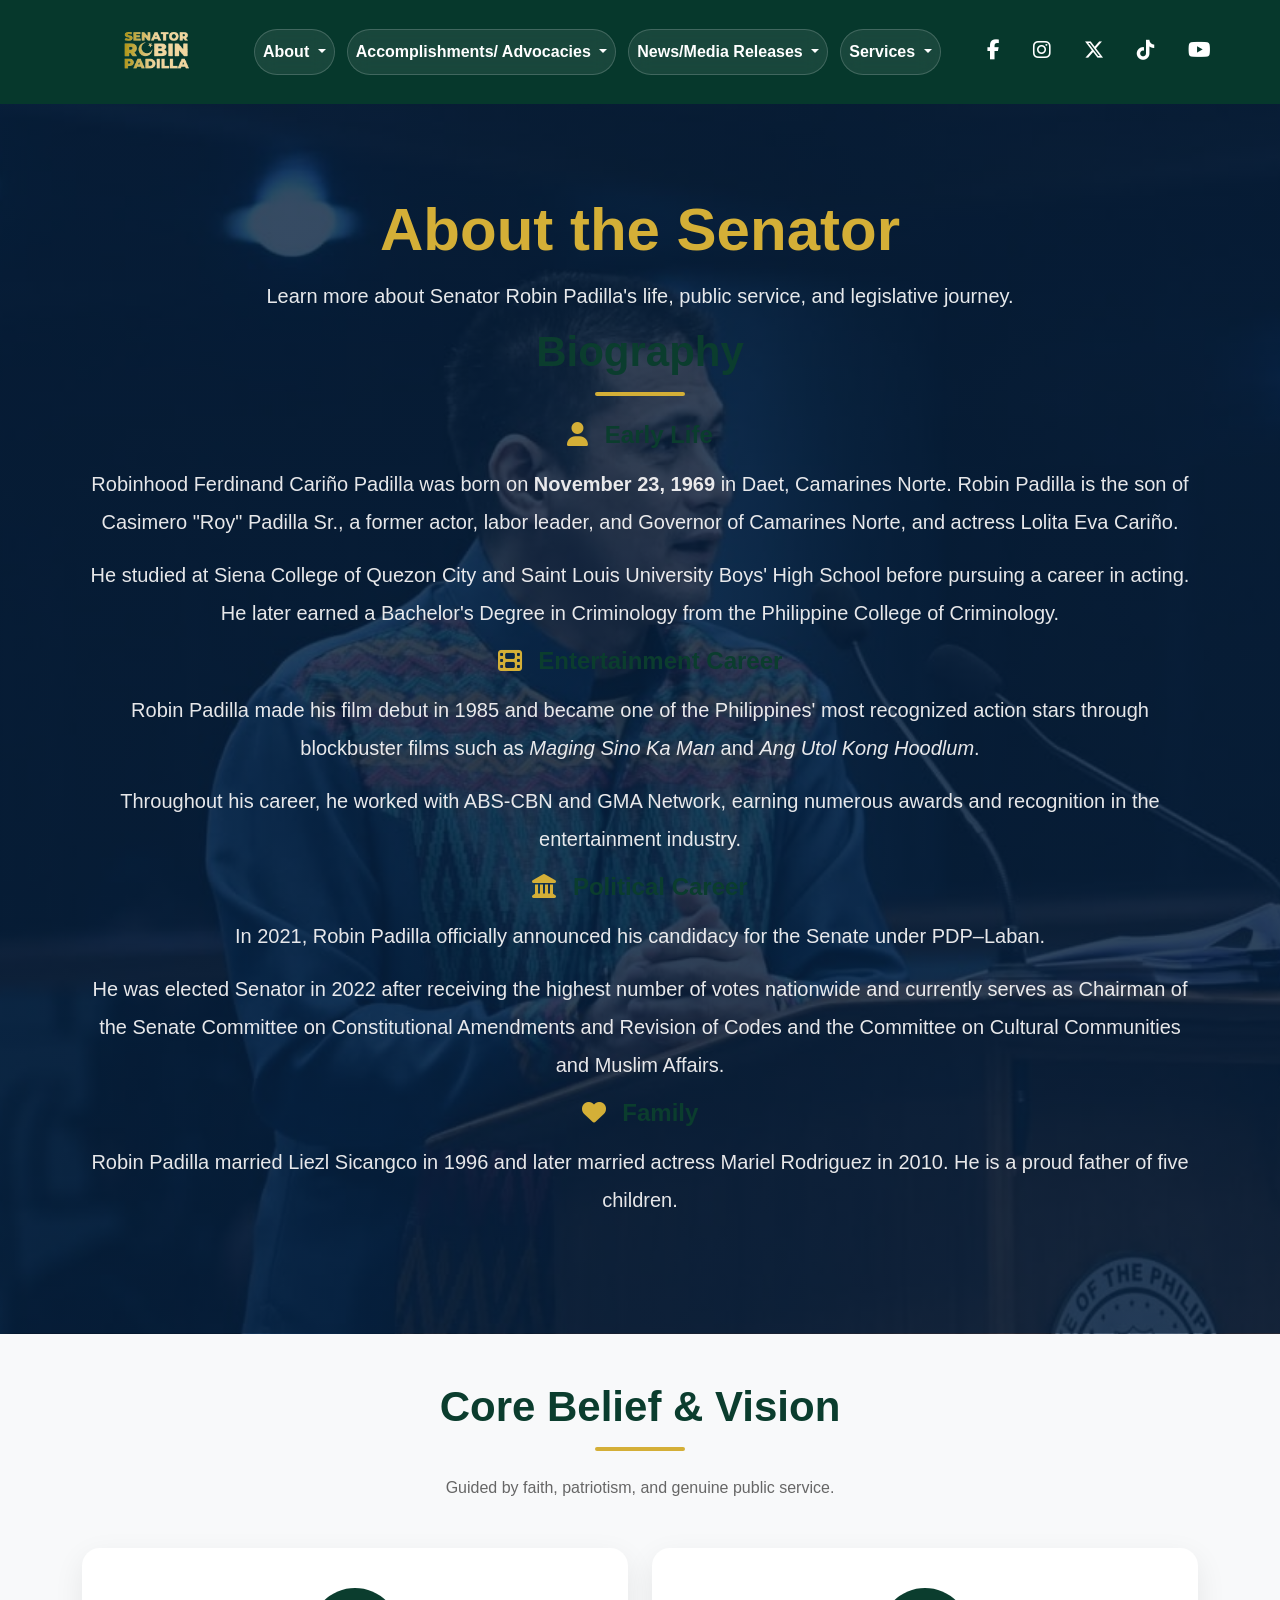
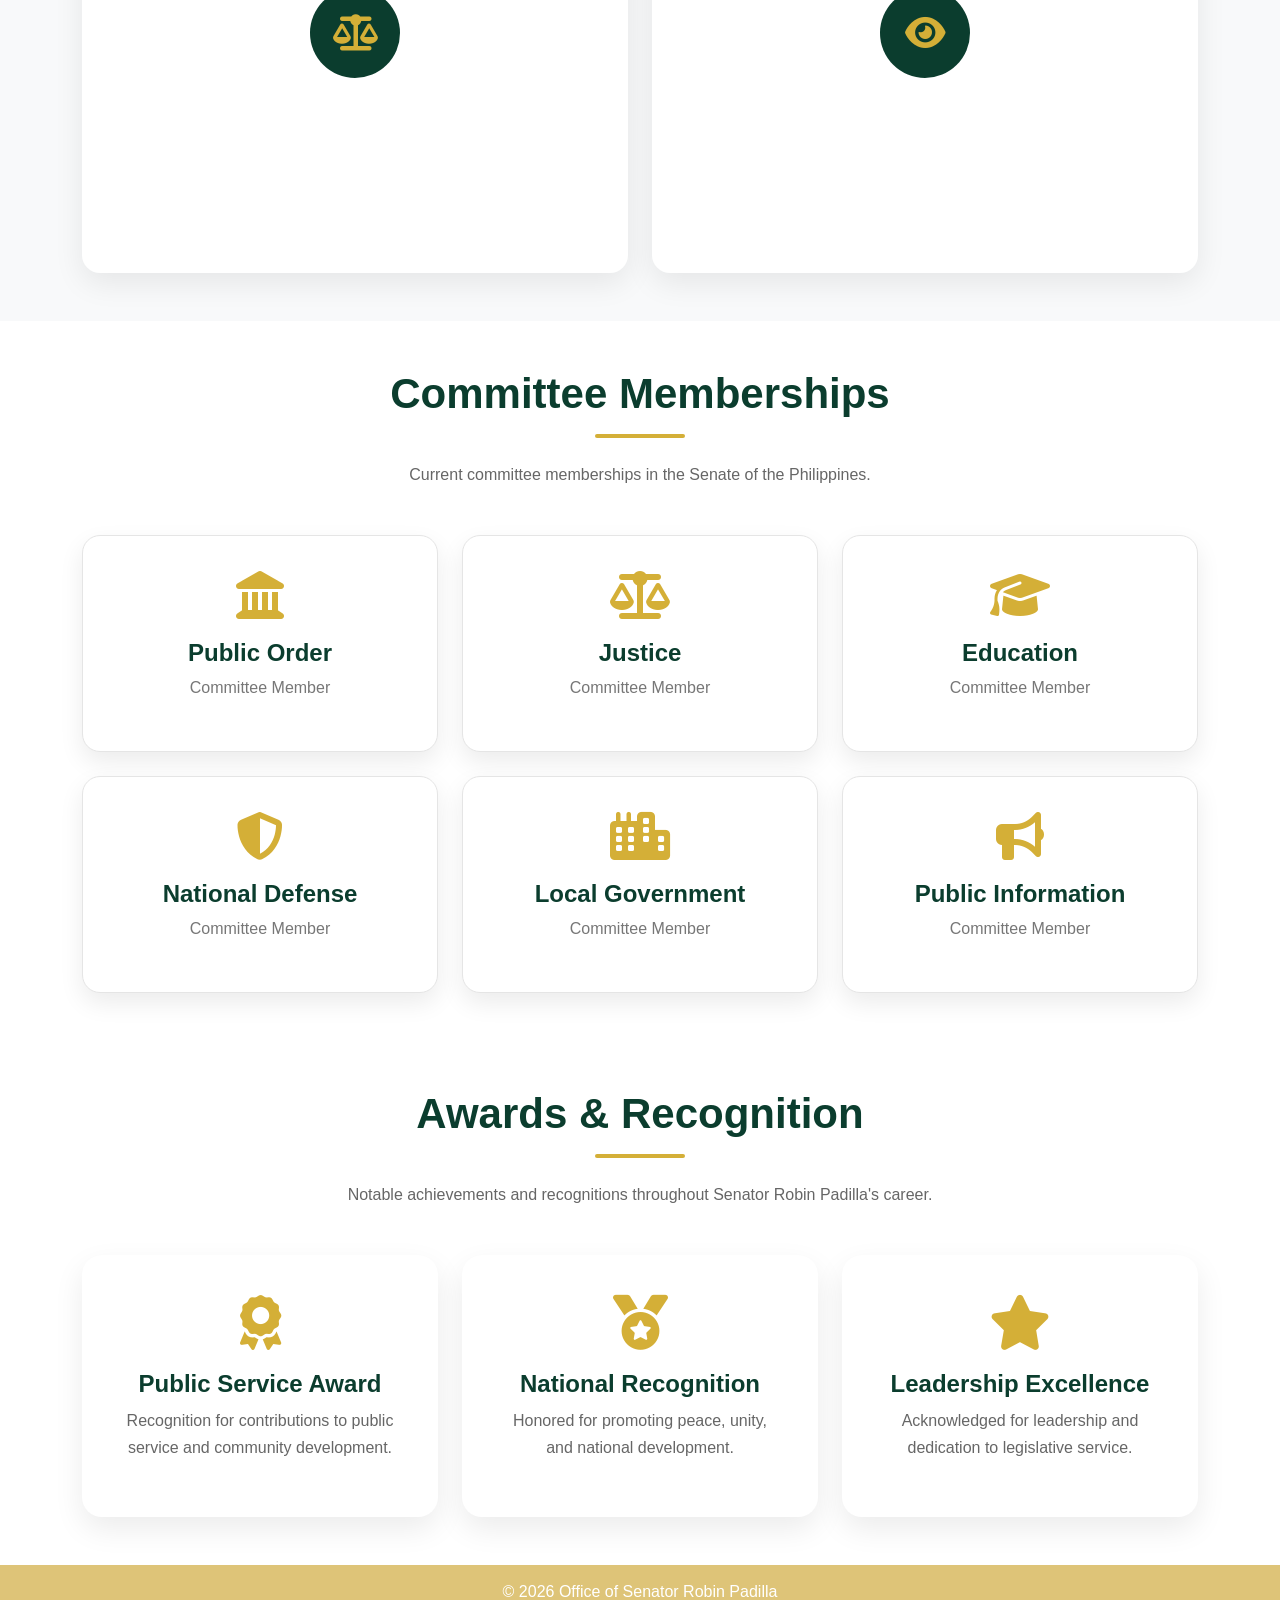
<file: about.html>
<!DOCTYPE html>
<html lang="en">
<head>

<meta charset="UTF-8">
<meta name="viewport" content="width=device-width, initial-scale=1.0">

<title>Office of Senator Robin Padilla</title>

<link href="https://cdn.jsdelivr.net/npm/bootstrap@5.3.3/dist/css/bootstrap.min.css" rel="stylesheet">

<link rel="stylesheet" href="https://cdnjs.cloudflare.com/ajax/libs/font-awesome/6.6.0/css/all.min.css">

<link href="https://fonts.googleapis.com/css2?family=League+Spartan:wght@400;500;600;700;800&display=swap" rel="stylesheet">

<link rel="stylesheet" href="https://cdn.jsdelivr.net/npm/swiper@11/swiper-bundle.min.css">

<link rel="stylesheet" href="https://unpkg.com/aos@2.3.4/dist/aos.css">

<link rel="stylesheet" href="style.css">

</head>
<script src="https://cdn.jsdelivr.net/npm/bootstrap@5.3.3/dist/js/bootstrap.bundle.min.js"></script>

<script src="https://unpkg.com/aos@2.3.4/dist/aos.js"></script>

<script src="https://cdn.jsdelivr.net/npm/swiper@11/swiper-bundle.min.js"></script>

<script>


</script>

<body>

AOS.init({
    duration:1000,
    once:true
});

<script src="https://cdn.jsdelivr.net/npm/swiper@11/swiper-bundle.min.js"></script>

<script>
const swiper = new Swiper(".videoSwiper", {
    loop: true,
    speed: 800,

    pagination: {
        el: ".video-pagination",
        clickable: true,
    },

    autoplay: { 
        delay: 5000,
        disableOnInteraction: false,
    },
});
</script>
    
<!-- ================= NAVBAR ================= -->

<nav class="navbar navbar-expand-lg navbar-dark fixed-top">

<div class="container">
<!-- Logo sa kanan -->
<a href="index.html" title="Home">
    <img src="images/senate-logo.png" alt="Senate Logo" class="right-logo">
</a>
<a class="navbar-brand" href="index.html">
</a>

<button class="navbar-toggler"
        data-bs-toggle="collapse"
        data-bs-target="#menu">

<span class="navbar-toggler-icon"></span>
<span class="news-badge">
    SENATE OF THE PHILIPPINES
</span>

</button>

<div class="collapse navbar-collapse" id="menu">

<ul class="navbar-nav ms-auto custom-menu">

    <li class="nav-item dropdown">
        <a class="nav-link dropdown-toggle menu-btn"
           href="#"
           role="button"
           data-bs-toggle="dropdown">
            About
        </a>

       <ul class="dropdown-menu custom-dropdown">

    <li>
        <a class="dropdown-item" href="about.html#srp">SRP: Sino si Robin Padilla?</a>
        
        </a>
    </li>

    <li>
       <a class="dropdown-item" href="about.html#biography">Biography</a>
    
    </li>

    <li>
        <a class="dropdown-item" href="about.html#vision">Core Belief & Vision</a>
        </a>
    </li>

    <li>
        <a class="dropdown-item" href="about.html#committee">Committee Memberships</a>
        </a>
    </li>

    <li>
        <a class="dropdown-item" href="about.html#awards">Awards</a>
        </a>
    </li>

    <li>
        <a class="dropdown-item" href="about.html#timeline">Career Timeline</a>
        </a>
    </li>

</ul>
    </li>

   <li class="nav-item dropdown">
    <a class="nav-link dropdown-toggle menu-btn"
       href="#"
       role="button"
       data-bs-toggle="dropdown"
       aria-expanded="false">
        Accomplishments/
        Advocacies
    </a>

<ul class="dropdown-menu">

<li>
<a class="dropdown-item" href="accomplishments.html#authored">Authored Bills</a>
</a>
</li>

<li>
<a class="dropdown-item" href="accomplishments.html#coauthored">Co-Authored Bills</a>
</a>
</li>

<li>
<a class="dropdown-item" href="accomplishments.html#laws">Bills Passed into Law</a>
</li>

<li>
<a class="dropdown-item" href="accomplishments.html#reports">Committee Reports</a>
</li>

<li>
<a class="dropdown-item" href="accomplishments.html#advocacies">Sectoral Advocacies</a>
</li>

</ul>
</li>

   <li class="nav-item dropdown">
    <a class="nav-link dropdown-toggle menu-btn"
       href="#"
       role="button"
       data-bs-toggle="dropdown"
       aria-expanded="false">
        News/Media Releases
    </a>

    <ul class="dropdown-menu">

        <li>
          <a class="dropdown-item" href="news.html#news">News</a>
        </li>

        <li>
          <a class="dropdown-item" href="news.html#press">Media Releases</a>
        </li>

        <li>
         <a class="dropdown-item" href="news.html#speeches">Speeches</a>
        </li>

        <li>
         <a class="dropdown-item" href="news.html#videos">Videos</a>
        </li>

        <li>
          <a class="dropdown-item" href="news.html#gallery">Photo Gallery</a>
        </li>

    </ul>
</li>

    <li class="nav-item dropdown">
        <a class="nav-link dropdown-toggle menu-btn"
           href="#"
           role="button"
           data-bs-toggle="dropdown">
            Services
        </a>

        <ul class="dropdown-menu">
            
             <li><a class="dropdown-item" href="services.html#medical">Medical Assistance</a></li>
            <li><a class="dropdown-item" href="services.html#education">Educational Assistance</a></li>
            <li><a class="dropdown-item" href="services.html#faq">Frequently Asked Questions</a></li>
            <li><a class="dropdown-item" href="services.html#forms">Downloadable Forms</a>
            </li>
        </ul>
    </li>

</ul>


<div class="social">

<a href="https://www.facebook.com/OfficeOfSenatorRobinPadilla" target="_blank">
    <i class="fab fa-facebook-f"></i>
</a>

<a href="https://www.instagram.com/your_username/" target="_blank">
    <i class="fab fa-instagram"></i>
</a>
<a href="https://x.com/" target="_blank">
    <i class="fab fa-x-twitter"></i>
</a>
<a href="https://www.tiktok.com/@senatorrobinpadilla" target="_blank">
    <i class="fab fa-tiktok"></i>
</a>

<a href="https://www.youtube.com/@OfficialSenatorRobinPadilla" target="_blank">
    <i class="fab fa-youtube"></i>
</a>

</a>

</div>

</div>

</div>
    
</div>

</nav>

<section class="page-banner">

    <div class="container">

        <h1>About the Senator</h1>

        <p>
            Learn more about Senator Robin Padilla's life,
            public service, and legislative journey.
        </p>

    </div>





<div class="container">

 <h2 class="section-title">
            Biography
        </h2>


        <div class="bio-card">

            <h4>
                <i class="fas fa-user"></i>
                Early Life
            </h4>

            <p>
                Robinhood Ferdinand Cariño Padilla was born on
            <strong>November 23, 1969</strong> in Daet,
            Camarines Norte.
                Robin Padilla is the son of Casimero "Roy" Padilla Sr.,
                a former actor, labor leader, and Governor of Camarines Norte,
                and actress Lolita Eva Cariño.
            </p>

            <p>
                He studied at Siena College of Quezon City and Saint Louis
                University Boys' High School before pursuing a career in acting.
                He later earned a Bachelor's Degree in Criminology from the
                Philippine College of Criminology.
            </p>

        </div>

        <div class="bio-card">

            <h4>
                <i class="fas fa-film"></i>
                Entertainment Career
            </h4>

            <p>
                Robin Padilla made his film debut in 1985 and became one of the
                Philippines' most recognized action stars through blockbuster
                films such as <em>Maging Sino Ka Man</em> and
                <em>Ang Utol Kong Hoodlum</em>.
            </p>

            <p>
                Throughout his career, he worked with ABS-CBN and GMA Network,
                earning numerous awards and recognition in the entertainment
                industry.
            </p>

        </div>

        <div class="bio-card">

            <h4>
                <i class="fas fa-landmark"></i>
                Political Career
            </h4>

            <p>
                In 2021, Robin Padilla officially announced his candidacy for
                the Senate under PDP–Laban.
            </p>

            <p>
                He was elected Senator in 2022 after receiving the highest
                number of votes nationwide and currently serves as Chairman
                of the Senate Committee on Constitutional Amendments and
                Revision of Codes and the Committee on Cultural Communities
                and Muslim Affairs.
            </p>

        </div>

        <div class="bio-card">

            <h4>
                <i class="fas fa-heart"></i>
                Family
            </h4>

            <p>
                Robin Padilla married Liezl Sicangco in 1996 and later married
                actress Mariel Rodriguez in 2010. He is a proud father of
                five children.
            </p>

        </div>

    </div>

</div>

</div>

</section>
<!-- ================= CORE BELIEF ================= -->

<section id="vision" class="vision-section py-5">

<div class="container">

<div class="text-center mb-5">

<h2 class="section-title">
Core Belief & Vision
</h2>

<p class="section-subtitle">
Guided by faith, patriotism, and genuine public service.
</p>

</div>

<div class="row g-4">

<div class="col-md-6">

<div class="vision-card">

<div class="vision-icon">
<i class="fas fa-scale-balanced"></i>
</div>

<h3>Core Belief</h3>

<p>
To uphold justice, strengthen national unity, preserve Filipino culture,
and ensure that every Filipino has equal opportunities through effective legislation.
</p>

</div>

</div>

<div class="col-md-6">

<div class="vision-card">

<div class="vision-icon">
<i class="fas fa-eye"></i>
</div>

<h3>Vision</h3>

<p>
To build a peaceful, progressive, and inclusive Philippines where every citizen
can live with dignity, security, and hope for future generations.
</p>

</div>

</div>

</div>

</section>
<!-- ================= COMMITTEE MEMBERSHIPS ================= -->

<section id="committee" class="committee-section py-5">

<div class="container">

<div class="text-center mb-5">

<h2 class="section-title">
Committee Memberships
</h2>

<p class="section-subtitle">
Current committee memberships in the Senate of the Philippines.
</p>

</div>

<div class="row g-4">

<div class="col-md-4">
<div class="committee-card">
<i class="fas fa-landmark"></i>
<h4>Public Order</h4>
<p>Committee Member</p>
</div>
</div>

<div class="col-md-4">
<div class="committee-card">
<i class="fas fa-scale-balanced"></i>
<h4>Justice</h4>
<p>Committee Member</p>
</div>
</div>

<div class="col-md-4">
<div class="committee-card">
<i class="fas fa-graduation-cap"></i>
<h4>Education</h4>
<p>Committee Member</p>
</div>
</div>

<div class="col-md-4">
<div class="committee-card">
<i class="fas fa-shield-halved"></i>
<h4>National Defense</h4>
<p>Committee Member</p>
</div>
</div>

<div class="col-md-4">
<div class="committee-card">
<i class="fas fa-city"></i>
<h4>Local Government</h4>
<p>Committee Member</p>
</div>
</div>

<div class="col-md-4">
<div class="committee-card">
<i class="fas fa-bullhorn"></i>
<h4>Public Information</h4>
<p>Committee Member</p>
</div>
</div>

</div>

</div>

</section>
<!-- ================= AWARDS ================= -->

<section id="awards" class="awards-section py-5">

<div class="container">

<div class="text-center mb-5">

<h2 class="section-title">
Awards & Recognition
</h2>

<p class="section-subtitle">
Notable achievements and recognitions throughout Senator Robin Padilla's career.
</p>

</div>

<div class="row g-4">

<div class="col-lg-4 col-md-6">
<div class="award-card">
<i class="fas fa-award"></i>
<h4>Public Service Award</h4>
<p>Recognition for contributions to public service and community development.</p>
</div>
</div>

<div class="col-lg-4 col-md-6">
<div class="award-card">
<i class="fas fa-medal"></i>
<h4>National Recognition</h4>
<p>Honored for promoting peace, unity, and national development.</p>
</div>
</div>

<div class="col-lg-4 col-md-6">
<div class="award-card">
<i class="fas fa-star"></i>
<h4>Leadership Excellence</h4>
<p>Acknowledged for leadership and dedication to legislative service.</p>
</div>
</div>

</div>

</div>

</section>
</section>
<!-- ================= FOOTER ================= -->


<footer class="footer">

<div class="container">

<p>

© 2026 Office of Senator Robin Padilla

</p>

<p>

</p>

</div>

</footer>

<script src="https://cdn.jsdelivr.net/npm/bootstrap@5.3.3/dist/js/bootstrap.bundle.min.js"></script>

<script>
document.addEventListener("DOMContentLoaded", function () {

    const counters = document.querySelectorAll(".counter");

    counters.forEach(counter => {

        const target = +counter.getAttribute("data-target");
        let count = 0;

        const updateCounter = () => {

            const increment = Math.ceil(target / 100);

            if (count < target) {

                count += increment;

                if (count > target) count = target;

                counter.innerText = count;

                requestAnimationFrame(updateCounter);

            }

        };

        updateCounter();

    });

});
const videoSwiper = new Swiper(".videoSwiper", {

    loop: true,

    allowTouchMove: false, // <-- idagdag ito

    navigation: {
        nextEl: ".swiper-button-next",
        prevEl: ".swiper-button-prev",
    },

    pagination: {
        el: ".swiper-pagination",
        clickable: true,
    }

});
const mainVideo=document.getElementById("mainVideo");

const items=document.querySelectorAll(".playlist-item");

items.forEach(item=>{

item.addEventListener("click",()=>{

items.forEach(i=>i.classList.remove("active"));

item.classList.add("active");

const id=item.dataset.video;

mainVideo.src="https://www.youtube.com/embed/"+id;

});

});
document.addEventListener("DOMContentLoaded", () => {

    const counters = document.querySelectorAll(".counter");

    const speed = 2000;

    const observer = new IntersectionObserver((entries) => {

        entries.forEach(entry => {

            if (!entry.isIntersecting) return;

            const counter = entry.target;
            const target = +counter.dataset.target;

            let start = 0;
            const startTime = performance.now();

            function animate(currentTime){

                const progress = Math.min((currentTime - startTime) / speed, 1);

                // Ease Out Animation
                const ease = 1 - Math.pow(1 - progress, 4);

                const value = Math.floor(ease * target);

                counter.textContent = value.toLocaleString();

                if(progress < 1){
                    requestAnimationFrame(animate);
                }else{
                    counter.textContent = target.toLocaleString();
                }

            }

            requestAnimationFrame(animate);

            observer.unobserve(counter);

        });

    },{threshold:.5});

    counters.forEach(counter=>observer.observe(counter));

});
</script>



</body>
</html>
</file>
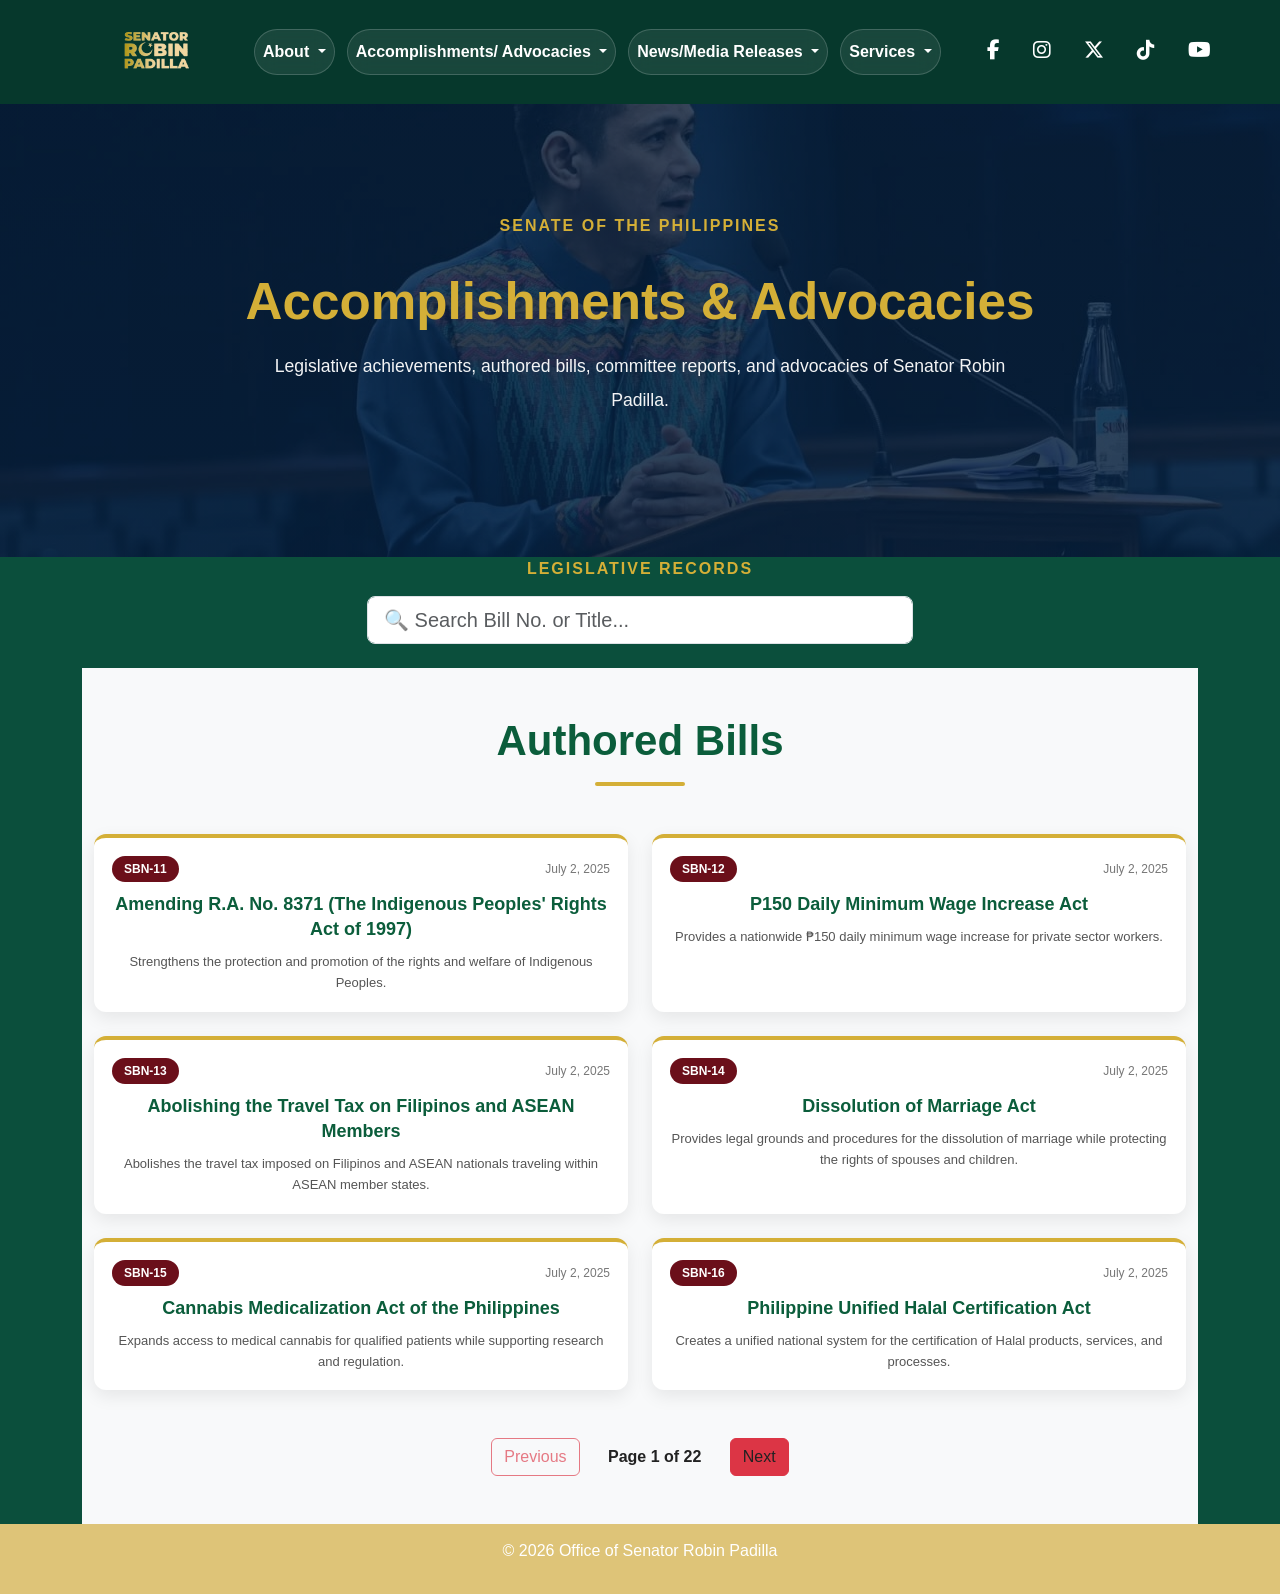
<file: accomplishments.html>
<!DOCTYPE html>
<html lang="en">
<head>

<meta charset="UTF-8">
<meta name="viewport" content="width=device-width, initial-scale=1.0">

<title>Office of Senator Robin Padilla</title>

<link href="https://cdn.jsdelivr.net/npm/bootstrap@5.3.3/dist/css/bootstrap.min.css" rel="stylesheet">

<link rel="stylesheet" href="https://cdnjs.cloudflare.com/ajax/libs/font-awesome/6.6.0/css/all.min.css">

<link href="https://fonts.googleapis.com/css2?family=League+Spartan:wght@400;500;600;700;800&display=swap" rel="stylesheet">

<link rel="stylesheet" href="https://cdn.jsdelivr.net/npm/swiper@11/swiper-bundle.min.css">

<link rel="stylesheet" href="https://unpkg.com/aos@2.3.4/dist/aos.css">

<link rel="stylesheet" href="style.css">

</head>
<script src="https://cdn.jsdelivr.net/npm/bootstrap@5.3.3/dist/js/bootstrap.bundle.min.js"></script>

<script src="https://unpkg.com/aos@2.3.4/dist/aos.js"></script>

<script src="https://cdn.jsdelivr.net/npm/swiper@11/swiper-bundle.min.js"></script>

<script>


</script>

<body>

AOS.init({
    duration:1000,
    once:true
});

<script src="https://cdn.jsdelivr.net/npm/swiper@11/swiper-bundle.min.js"></script>

<script>
const swiper = new Swiper(".videoSwiper", {
    loop: true,
    speed: 800,

    pagination: {
        el: ".video-pagination",
        clickable: true,
    },

    autoplay: { 
        delay: 5000,
        disableOnInteraction: false,
    },
});
</script>
    
<!-- ================= NAVBAR ================= -->

<nav class="navbar navbar-expand-lg navbar-dark fixed-top">

<div class="container">
<!-- Logo sa kanan -->
<a href="index.html" title="Home">
    <img src="images/senate-logo.png" alt="Senate Logo" class="right-logo">
</a>
<a class="navbar-brand" href="index.html">
</a>

<button class="navbar-toggler"
        data-bs-toggle="collapse"
        data-bs-target="#menu">

<span class="navbar-toggler-icon"></span>
<span class="news-badge">
    SENATE OF THE PHILIPPINES
</span>

</button>

<div class="collapse navbar-collapse" id="menu">

<ul class="navbar-nav ms-auto custom-menu">

    <li class="nav-item dropdown">
        <a class="nav-link dropdown-toggle menu-btn"
           href="#"
           role="button"
           data-bs-toggle="dropdown">
            About
        </a>

       <ul class="dropdown-menu custom-dropdown">

    <li>
        <a class="dropdown-item" href="about.html#srp">SRP: Sino si Robin Padilla?</a>
        
        </a>
    </li>

    <li>
       <a class="dropdown-item" href="about.html#biography">Biography</a>
    
    </li>

    <li>
        <a class="dropdown-item" href="about.html#vision">Core Belief & Vision</a>
        </a>
    </li>

    <li>
        <a class="dropdown-item" href="about.html#committee">Committee Memberships</a>
        </a>
    </li>

    <li>
        <a class="dropdown-item" href="about.html#awards">Awards</a>
        </a>
    </li>

    <li>
        <a class="dropdown-item" href="about.html#timeline">Career Timeline</a>
        </a>
    </li>

</ul>
    </li>

   <li class="nav-item dropdown">
    <a class="nav-link dropdown-toggle menu-btn"
       href="#"
       role="button"
       data-bs-toggle="dropdown"
       aria-expanded="false">
        Accomplishments/
        Advocacies
    </a>

<ul class="dropdown-menu">

<li>
<a class="dropdown-item" href="accomplishments.html#authored">Authored Bills</a>
</a>
</li>

<li>
<a class="dropdown-item" href="accomplishments.html#coauthored">Co-Authored Bills</a>
</a>
</li>

<li>
<a class="dropdown-item" href="accomplishments.html#laws">Bills Passed into Law</a>
</li>

<li>
<a class="dropdown-item" href="accomplishments.html#reports">Committee Reports</a>
</li>

<li>
<a class="dropdown-item" href="accomplishments.html#advocacies">Sectoral Advocacies</a>
</li>

</ul>
</li>

   <li class="nav-item dropdown">
    <a class="nav-link dropdown-toggle menu-btn"
       href="#"
       role="button"
       data-bs-toggle="dropdown"
       aria-expanded="false">
        News/Media Releases
    </a>

    <ul class="dropdown-menu">

        <li>
          <a class="dropdown-item" href="news.html#news">News</a>
        </li>

        <li>
          <a class="dropdown-item" href="news.html#press">Media Releases</a>
        </li>

        <li>
         <a class="dropdown-item" href="news.html#speeches">Speeches</a>
        </li>

        <li>
         <a class="dropdown-item" href="news.html#videos">Videos</a>
        </li>

        <li>
          <a class="dropdown-item" href="news.html#gallery">Photo Gallery</a>
        </li>

    </ul>
</li>

    <li class="nav-item dropdown">
        <a class="nav-link dropdown-toggle menu-btn"
           href="#"
           role="button"
           data-bs-toggle="dropdown">
            Services
        </a>

        <ul class="dropdown-menu">
            
             <li><a class="dropdown-item" href="services.html#medical">Medical Assistance</a></li>
            <li><a class="dropdown-item" href="services.html#education">Educational Assistance</a></li>
            <li><a class="dropdown-item" href="services.html#faq">Frequently Asked Questions</a></li>
            <li><a class="dropdown-item" href="services.html#forms">Downloadable Forms</a>
            </li>
        </ul>
    </li>

</ul>


<div class="social">

<a href="https://www.facebook.com/OfficeOfSenatorRobinPadilla" target="_blank">
    <i class="fab fa-facebook-f"></i>
</a>

<a href="https://www.instagram.com/your_username/" target="_blank">
    <i class="fab fa-instagram"></i>
</a>
<a href="https://x.com/" target="_blank">
    <i class="fab fa-x-twitter"></i>
</a>
<a href="https://www.tiktok.com/@senatorrobinpadilla" target="_blank">
    <i class="fab fa-tiktok"></i>
</a>

<a href="https://www.youtube.com/@OfficialSenatorRobinPadilla" target="_blank">
    <i class="fab fa-youtube"></i>
</a>

</a>

</div>

</div>

</div>
    
</div>

</nav>
hero
<section class="page-banner accomplishments-banner">

    <div class="container text-center">

        <span class="section-label">
            SENATE OF THE PHILIPPINES
        </span>

        <h1>
            Accomplishments & Advocacies
        </h1>

        <p>
            Legislative achievements, authored bills, committee reports,
            and advocacies of Senator Robin Padilla.
        </p>

    </div>

</section>

<section id="authored" class="content-section">

<div class="container">

<div class="text-center">

<span class="section-label">
LEGISLATIVE RECORDS
</span>
<div class="row mb-4">

    <div class="col-lg-6 mx-auto">

        <input
            type="text"
            id="searchBill"
            class="form-control form-control-lg"
            placeholder="🔍 Search Bill No. or Title...">

    </div>

</div>
<!-- =========================AUTHORED BILLS========================= -->

<section class="authored-bills py-5">
    <div class="container">

        <h2 class="section-title text-center mb-5">
            Authored Bills
        </h2>

        <div id="bills-container" class="row g-4"></div>

<!-- Pagination -->
<div class="text-center mt-5">
    <button id="prevBtn" class="btn btn-outline-danger me-2">Previous</button>

    <span id="pageInfo" class="fw-bold mx-3"></span>

    <button id="nextBtn" class="btn btn-danger ms-2">Next</button>
</div>

    
</div>
        </div>

    </div>
</section>

<!-- ================= FOOTER ================= -->

<footer class="footer">

<div class="container">

<p>

© 2026 Office of Senator Robin Padilla

</p>

<p>

</p>

</div>

</footer>

<script src="https://cdn.jsdelivr.net/npm/bootstrap@5.3.3/dist/js/bootstrap.bundle.min.js"></script>

<script>
document.addEventListener("DOMContentLoaded", function () {

    const counters = document.querySelectorAll(".counter");

    counters.forEach(counter => {

        const target = +counter.getAttribute("data-target");
        let count = 0;

        const updateCounter = () => {

            const increment = Math.ceil(target / 100);

            if (count < target) {

                count += increment;

                if (count > target) count = target;

                counter.innerText = count;

                requestAnimationFrame(updateCounter);

            }

        };

        updateCounter();

    });

});
const videoSwiper = new Swiper(".videoSwiper", {

    loop: true,

    allowTouchMove: false, // <-- idagdag ito

    navigation: {
        nextEl: ".swiper-button-next",
        prevEl: ".swiper-button-prev",
    },

    pagination: {
        el: ".swiper-pagination",
        clickable: true,
    }

});
const mainVideo=document.getElementById("mainVideo");

const items=document.querySelectorAll(".playlist-item");

items.forEach(item=>{

item.addEventListener("click",()=>{

items.forEach(i=>i.classList.remove("active"));

item.classList.add("active");

const id=item.dataset.video;

mainVideo.src="https://www.youtube.com/embed/"+id;

});

});
document.addEventListener("DOMContentLoaded", () => {

    const counters = document.querySelectorAll(".counter");

    const speed = 2000;

    const observer = new IntersectionObserver((entries) => {

        entries.forEach(entry => {

            if (!entry.isIntersecting) return;

            const counter = entry.target;
            const target = +counter.dataset.target;

            let start = 0;
            const startTime = performance.now();

            function animate(currentTime){

                const progress = Math.min((currentTime - startTime) / speed, 1);

                // Ease Out Animation
                const ease = 1 - Math.pow(1 - progress, 4);

                const value = Math.floor(ease * target);

                counter.textContent = value.toLocaleString();

                if(progress < 1){
                    requestAnimationFrame(animate);
                }else{
                    counter.textContent = target.toLocaleString();
                }

            }

            requestAnimationFrame(animate);

            observer.unobserve(counter);

        });

    },{threshold:.5});

    counters.forEach(counter=>observer.observe(counter));

});
</script>


<script src="js/bills.js"></script>
</body>
</html>
</file>
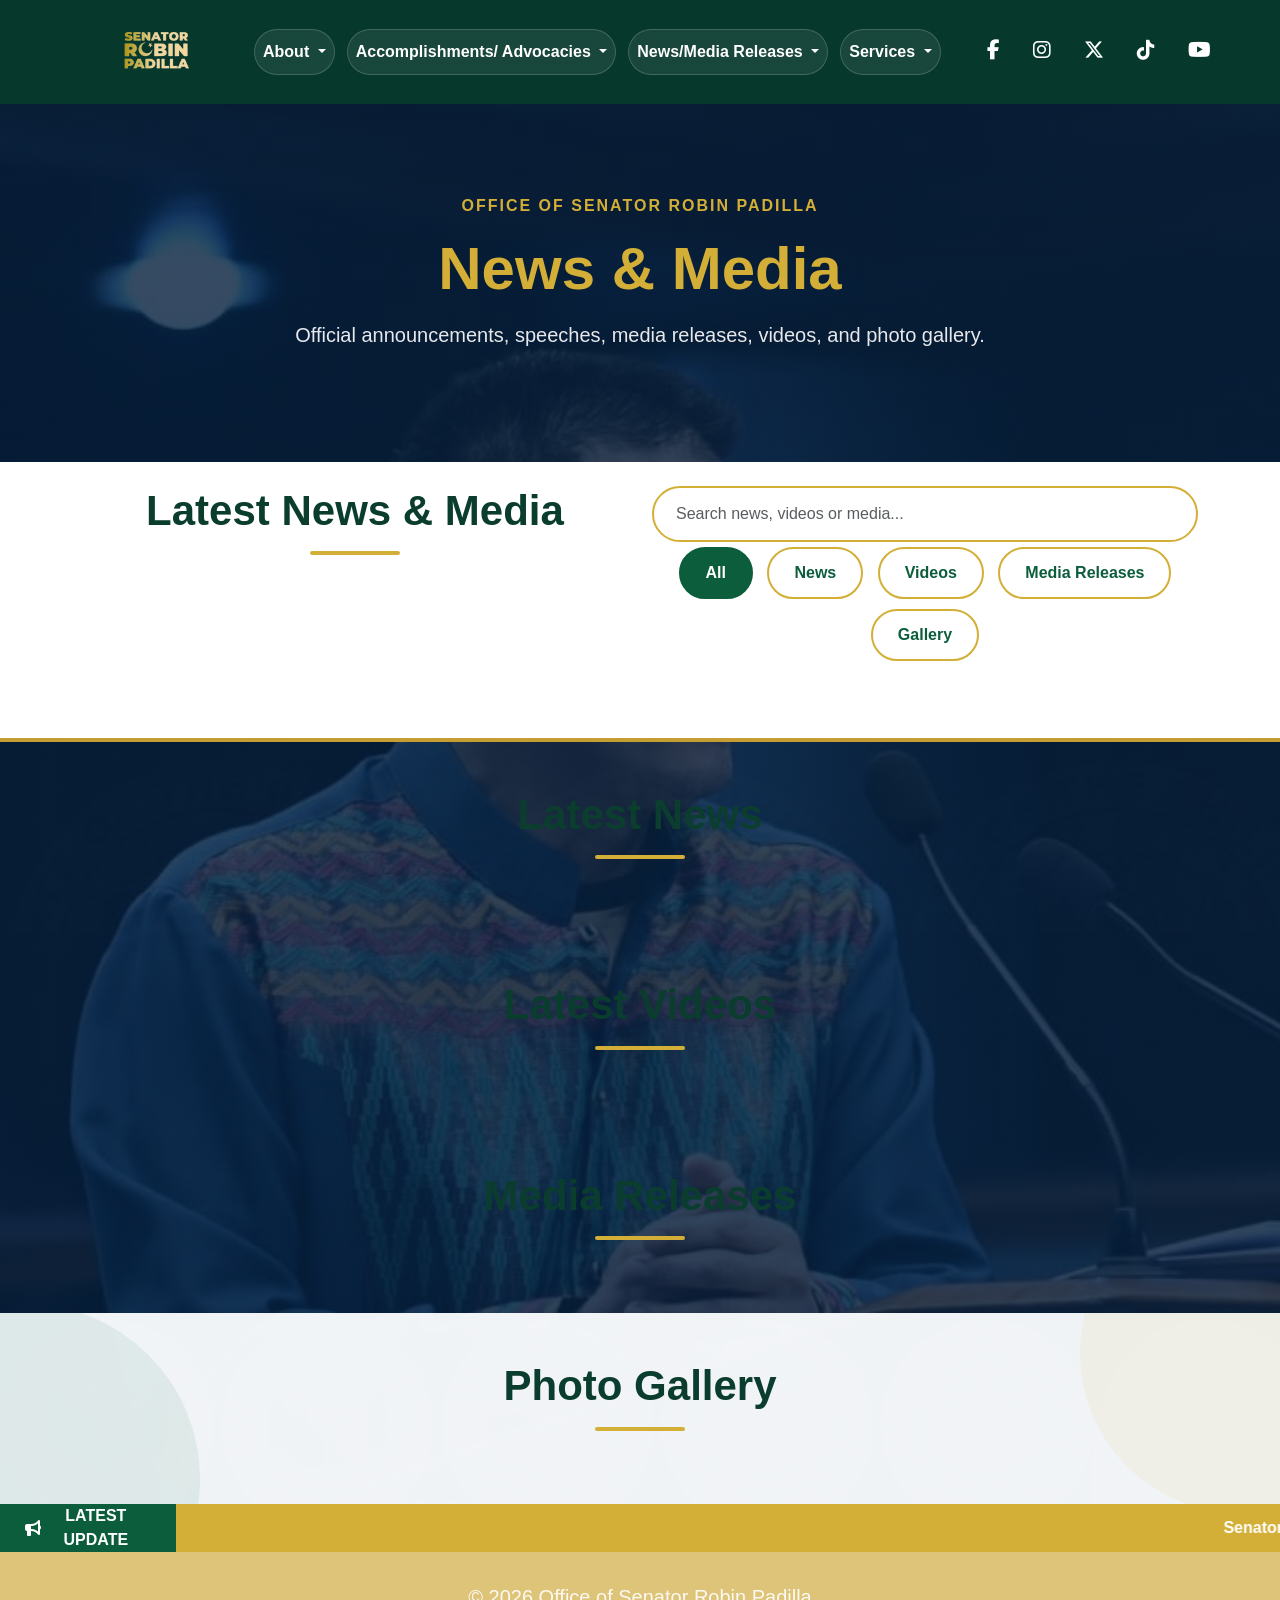
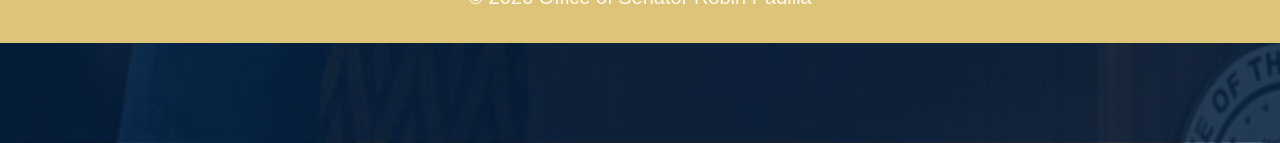
<file: news.html>
<!DOCTYPE html>
<html lang="en">
<head>

<meta charset="UTF-8">
<meta name="viewport" content="width=device-width, initial-scale=1.0">

<title>Office of Senator Robin Padilla</title>

<link href="https://cdn.jsdelivr.net/npm/bootstrap@5.3.3/dist/css/bootstrap.min.css" rel="stylesheet">

<link rel="stylesheet" href="https://cdnjs.cloudflare.com/ajax/libs/font-awesome/6.6.0/css/all.min.css">

<link href="https://fonts.googleapis.com/css2?family=League+Spartan:wght@400;500;600;700;800&display=swap" rel="stylesheet">

<link rel="stylesheet" href="https://cdn.jsdelivr.net/npm/swiper@11/swiper-bundle.min.css">

<link rel="stylesheet" href="https://unpkg.com/aos@2.3.4/dist/aos.css">

<link rel="stylesheet" href="style.css">

</head>
<script src="https://cdn.jsdelivr.net/npm/bootstrap@5.3.3/dist/js/bootstrap.bundle.min.js"></script>

<script src="https://unpkg.com/aos@2.3.4/dist/aos.js"></script>

<script src="https://cdn.jsdelivr.net/npm/swiper@11/swiper-bundle.min.js"></script>

<script>


</script>

<body>

AOS.init({
    duration:1000,
    once:true
});

<script src="https://cdn.jsdelivr.net/npm/swiper@11/swiper-bundle.min.js"></script>

<script>
const swiper = new Swiper(".videoSwiper", {
    loop: true,
    speed: 800,

    pagination: {
        el: ".video-pagination",
        clickable: true,
    },

    autoplay: { 
        delay: 5000,
        disableOnInteraction: false,
    },
});
</script>
    
<!-- ================= NAVBAR ================= -->

<nav class="navbar navbar-expand-lg navbar-dark fixed-top">

<div class="container">
<!-- Logo sa kanan -->
<a href="index.html" title="Home">
    <img src="images/senate-logo.png" alt="Senate Logo" class="right-logo">
</a>
<a class="navbar-brand" href="index.html">
</a>

<button class="navbar-toggler"
        data-bs-toggle="collapse"
        data-bs-target="#menu">

<span class="navbar-toggler-icon"></span>
<span class="news-badge">
    SENATE OF THE PHILIPPINES
</span>

</button>

<div class="collapse navbar-collapse" id="menu">

<ul class="navbar-nav ms-auto custom-menu">

    <li class="nav-item dropdown">
        <a class="nav-link dropdown-toggle menu-btn"
           href="#"
           role="button"
           data-bs-toggle="dropdown">
            About
        </a>

       <ul class="dropdown-menu custom-dropdown">

    <li>
        <a class="dropdown-item" href="about.html#srp">SRP: Sino si Robin Padilla?</a>
        
        </a>
    </li>

    <li>
       <a class="dropdown-item" href="about.html#biography">Biography</a>
    
    </li>

    <li>
        <a class="dropdown-item" href="about.html#vision">Core Belief & Vision</a>
        </a>
    </li>

    <li>
        <a class="dropdown-item" href="about.html#committee">Committee Memberships</a>
        </a>
    </li>

    <li>
        <a class="dropdown-item" href="about.html#awards">Awards</a>
        </a>
    </li>

    <li>
        <a class="dropdown-item" href="about.html#timeline">Career Timeline</a>
        </a>
    </li>

</ul>
    </li>

   <li class="nav-item dropdown">
    <a class="nav-link dropdown-toggle menu-btn"
       href="#"
       role="button"
       data-bs-toggle="dropdown"
       aria-expanded="false">
        Accomplishments/
        Advocacies
    </a>

<ul class="dropdown-menu">

<li>
<a class="dropdown-item" href="accomplishments.html#authored">Authored Bills</a>
</a>
</li>

<li>
<a class="dropdown-item" href="accomplishments.html#coauthored">Co-Authored Bills</a>
</a>
</li>

<li>
<a class="dropdown-item" href="accomplishments.html#laws">Bills Passed into Law</a>
</li>

<li>
<a class="dropdown-item" href="accomplishments.html#reports">Committee Reports</a>
</li>

<li>
<a class="dropdown-item" href="accomplishments.html#advocacies">Sectoral Advocacies</a>
</li>

</ul>
</li>

   <li class="nav-item dropdown">
    <a class="nav-link dropdown-toggle menu-btn"
       href="#"
       role="button"
       data-bs-toggle="dropdown"
       aria-expanded="false">
        News/Media Releases
    </a>

    <ul class="dropdown-menu">

        <li>
          <a class="dropdown-item" href="news.html#news">News</a>
        </li>

        <li>
          <a class="dropdown-item" href="news.html#press">Media Releases</a>
        </li>

        <li>
         <a class="dropdown-item" href="news.html#speeches">Speeches</a>
        </li>

        <li>
         <a class="dropdown-item" href="news.html#videos">Videos</a>
        </li>

        <li>
          <a class="dropdown-item" href="news.html#gallery">Photo Gallery</a>
        </li>

    </ul>
</li>

    <li class="nav-item dropdown">
        <a class="nav-link dropdown-toggle menu-btn"
           href="#"
           role="button"
           data-bs-toggle="dropdown">
            Services
        </a>

        <ul class="dropdown-menu">
            
             <li><a class="dropdown-item" href="services.html#medical">Medical Assistance</a></li>
            <li><a class="dropdown-item" href="services.html#education">Educational Assistance</a></li>
            <li><a class="dropdown-item" href="services.html#faq">Frequently Asked Questions</a></li>
            <li><a class="dropdown-item" href="services.html#forms">Downloadable Forms</a>
            </li>
        </ul>
    </li>

</ul>


<div class="social">

<a href="https://www.facebook.com/OfficeOfSenatorRobinPadilla" target="_blank">
    <i class="fab fa-facebook-f"></i>
</a>

<a href="https://www.instagram.com/your_username/" target="_blank">
    <i class="fab fa-instagram"></i>
</a>
<a href="https://x.com/" target="_blank">
    <i class="fab fa-x-twitter"></i>
</a>
<a href="https://www.tiktok.com/@senatorrobinpadilla" target="_blank">
    <i class="fab fa-tiktok"></i>
</a>

<a href="https://www.youtube.com/@OfficialSenatorRobinPadilla" target="_blank">
    <i class="fab fa-youtube"></i>
</a>

</a>

</div>

</div>

</div>
    
</div>

</nav>
hero

<section class="page-banner news-banner">

<div class="container text-center">

<span class="section-label">
OFFICE OF SENATOR ROBIN PADILLA
</span>

<h1>
News & Media
</h1>

<p>

Official announcements, speeches, media releases,
videos, and photo gallery.

</p>

</div>
<!-- FEATURED NEWS -->

<section class="featured-news py-5">

<div class="container">

<div id="featuredNews"></div>

</div>

</section>

<section class="news-toolbar py-4">

<div class="container">

<div class="row">

<div class="col-lg-6">

<h2 class="section-title">
Latest News & Media
</h2>

</div>

<div class="col-lg-6">

<input
type="text"
id="searchNews"
class="form-control"
placeholder="Search news, videos or media...">

<div class="text-center mb-5">

<button class="filter-btn active" data-filter="all">
All
</button>

<button class="filter-btn" data-filter="news">
News
</button>

<button class="filter-btn" data-filter="videos">
Videos
</button>

<button class="filter-btn" data-filter="media">
Media Releases
</button>

<button class="filter-btn" data-filter="gallery">
Gallery
</button>

</div>

</div>

</div>

</div>

</section>

<!-- LATEST NEWS -->

<section class="news-section py-5">

<div class="container">

<h2 class="section-title">
Latest News
</h2>

<div class="row" id="newsContainer">

</div>

</div>

</section>


<!-- VIDEOS -->

<section class="video-section py-5">

<div class="container">

<h2 class="section-title">
Latest Videos
</h2>

<div class="row" id="videoContainer">

</div>

</div>

</section>


<!-- MEDIA RELEASES -->

<section class="media-section py-5">

<div class="container">

<h2 class="section-title">
Media Releases
</h2>

<div class="row" id="mediaContainer">

</div>

</div>

</section>


<!-- GALLERY -->

<section class="gallery-section py-5">

<div class="container">

<h2 class="section-title">
Photo Gallery
</h2>

<div class="row" id="galleryContainer">

</div>

</div>

</section>
<section class="breaking-news">

    <div class="label">

        <i class="fas fa-bullhorn"></i>

        LATEST UPDATE

    </div>

    <marquee behavior="scroll" direction="left">

        Senator Robin Padilla files new Senate Bill •
        Committee Hearing on Constitutional Amendments •
        Official Media Release •
        Latest Videos Available

    </marquee>

</section>
<!-- ================= FOOTER ================= -->


<footer class="footer">

<div class="container">

<p>

© 2026 Office of Senator Robin Padilla

</p>

<p>

</p>

</div>

</footer>

<script src="https://cdn.jsdelivr.net/npm/bootstrap@5.3.3/dist/js/bootstrap.bundle.min.js"></script>

<script>
document.addEventListener("DOMContentLoaded", function () {

    const counters = document.querySelectorAll(".counter");

    counters.forEach(counter => {

        const target = +counter.getAttribute("data-target");
        let count = 0;

        const updateCounter = () => {

            const increment = Math.ceil(target / 100);

            if (count < target) {

                count += increment;

                if (count > target) count = target;

                counter.innerText = count;

                requestAnimationFrame(updateCounter);

            }

        };

        updateCounter();

    });

});
const videoSwiper = new Swiper(".videoSwiper", {

    loop: true,

    allowTouchMove: false, // <-- idagdag ito

    navigation: {
        nextEl: ".swiper-button-next",
        prevEl: ".swiper-button-prev",
    },

    pagination: {
        el: ".swiper-pagination",
        clickable: true,
    }

});
const mainVideo=document.getElementById("mainVideo");

const items=document.querySelectorAll(".playlist-item");

items.forEach(item=>{

item.addEventListener("click",()=>{

items.forEach(i=>i.classList.remove("active"));

item.classList.add("active");

const id=item.dataset.video;

mainVideo.src="https://www.youtube.com/embed/"+id;

});

});
document.addEventListener("DOMContentLoaded", () => {

    const counters = document.querySelectorAll(".counter");

    const speed = 2000;

    const observer = new IntersectionObserver((entries) => {

        entries.forEach(entry => {

            if (!entry.isIntersecting) return;

            const counter = entry.target;
            const target = +counter.dataset.target;

            let start = 0;
            const startTime = performance.now();

            function animate(currentTime){

                const progress = Math.min((currentTime - startTime) / speed, 1);

                // Ease Out Animation
                const ease = 1 - Math.pow(1 - progress, 4);

                const value = Math.floor(ease * target);

                counter.textContent = value.toLocaleString();

                if(progress < 1){
                    requestAnimationFrame(animate);
                }else{
                    counter.textContent = target.toLocaleString();
                }

            }

            requestAnimationFrame(animate);

            observer.unobserve(counter);

        });

    },{threshold:.5});

    counters.forEach(counter=>observer.observe(counter));

});
</script>


<script src="news.js"></script>

</body>
</html>
</file>
<file: style.css>
/* ===============================
    GLOBAL
    =================================*/

    *{
        margin:0;
        padding:0;
        box-sizing:border-box;
        font-family:'Poppins',sans-serif;
    }

    html{
        scroll-behavior:smooth;
    }

    body{
        background:#0b4f3c;
        color:#fff;
    }

    /* ===============================
    NAVBAR
    =================================*/

    .navbar{
        background:#06382c;
        padding:10px 0;
    }

    .logo{
        color:#d8b55b !important;
        font-size:32px;
        font-weight:800;
    }

   .nav-link{
    color:#fff !important;
    font-weight:900;
    margin:0 6px;

    padding:10px 18px;
    border-radius:999px;

    background:rgba(255,255,255,.08);
    border:1px solid rgba(255,255,255,.18);

    backdrop-filter:blur(10px);
    -webkit-backdrop-filter:blur(10px);

    transition:.35s;
}

.nav-link:hover,
.nav-link:focus,
.nav-item:hover>.nav-link{
    background:rgba(255,255,255,.18);
    color:#fff !important;
    border-color:rgba(255,255,255,.35);
}

    /* Dropdown Animation */
    .dropdown-menu{
        display:block;
        opacity:0;
        visibility:hidden;
        transform:translateY(20px);
        transition:all .35s ease;
        margin-top:12px;
        border:none;
        min-width:260px;
        background:#fff;
        border-radius:15px;
        box-shadow:0 15px 40px rgba(0,0,0,.15);
    }

    /* Show Dropdown */
    .dropdown:hover>.dropdown-menu,
    .dropdown-menu.show{
        opacity:1;
        visibility:visible;
        transform:translateY(0);
    }

    /* Dropdown Items */
    .dropdown-item{
        position:relative;
        overflow:hidden;
    }

    .dropdown-item::before{
        content:"";
        position:absolute;
        left:0;
        top:0;
        width:4px;
        height:100%;
        background:#d8b55b;
        transform:scaleY(0);
        transition:.3s;
    }

    .dropdown-item:hover::before{
        transform:scaleY(1);
    }

    /* Remove Bootstrap Arrow Animation */
    .dropdown-toggle::after{
        transition:.3s;
    }

    /* Rotate Arrow */
    .dropdown.show .dropdown-toggle::after,
    .dropdown:hover .dropdown-toggle::after{
        transform:rotate(180deg);
    }

    /* Navbar Button */
    .menu-btn{
    position:relative;
    font-weight:600;
    color:#fff !important;
}

    .social{
        margin-left:25px;
    }

    .social i{
        color:white;
        margin-left:15px;
        font-size:20px;
        cursor:pointer;
    }

    .social i:hover{
        color:#d8b55b;
    }

    /* ===============================
    HERO
    =================================*/

    .hero{
        min-height:100vh;
        display:flex;
        align-items:center;
        position:relative;
        overflow:hidden;

        background:#0b4f3c;
    }

    .hero::before{
        content:"";
        position:absolute;
        inset:0;

        background:url(images/TR1.jpg) center center;
    background-repeat:no-repeat;
    background-size:cover;


        opacity:.12;   /* 0.05 - 0.20 depende sa gusto mo */
        z-index:0;
    }
    
    

    .hero > *{
        position:relative;
        z-index:1;
    }

    .hero-img{
        animation: heroZoom 2s ease;
        transition:0.5s;
    }

    .hero-img:hover{
        transform:scale(1.03);
    }

    @keyframes heroZoom{
        from{
            opacity:0;
            transform:scale(1.12);
        }
        to{
            opacity:1;
            transform:scale(1);
        }
    }

    .hero-text h1{
        font-size: 88px;      /* dating 90px */
        font-weight: 500;     /* manipis */
        line-height: 78px;
        margin-bottom: 20px;
        font-family: "Poppins", sans-serif;
    }

    .gold{
        color: #d8b55b;
        font-size: 110px;      /* dating 110px */
        font-weight: 600;
    }

    .gold{

    color:#d8b55b;

    font-size:110px;

    }

    .hero-text p{

    font-size:22px;

    line-height:40px;

    max-width:650px;

    margin-bottom:35px;

    }
    .hero-text{
        margin-left:80px;
        opacity:0;
        animation:slideRight 1.2s forwards;
        animation-delay:.8s;
    }

    @keyframes slideRight{
        from{
            opacity:0;
            transform:translateX(80px);
        }
        to{
            opacity:1;
            transform:translateX(0);
        }
    }
    /* ===============================
    BUTTON
    =================================*/

    .learn-btn{

    display:inline-flex;

    align-items:center;

    gap:8px;

    padding:6px 12px;

    border:2px solid #d8b55b;

    border-radius:30px;

    text-decoration:none;

    color:#d8b55b;
    font-size: 12px;
    font-weight:300;

    transition:.3s;

    }

    .learn-btn:hover{

    background:#d8b55b;

    color:#06382c;

    }

    .play{

    width:28px;

    height:28px;

    background:#d8b55b;

    color:#06382c;

    display:flex;

    align-items:center;

    justify-content:center;

    border-radius:50%;

    font-size:12px;

    }

    /* ===============================
    SERVICES
    =================================*/

    .services{

    background:#fff;

    padding:100px 0;

    color:#222;

    }

    .services h2{

    text-align:center;

    font-size:40px;

    margin-bottom:60px;

    font-weight:700;

    }

    .service-box{

    background:white;

    border-radius:20px;

    padding:40px;

    text-align:center;

    box-shadow:0 15px 30px rgba(0,0,0,.1);

    transition:.3s;

    height:100%;

    }

    .service-box:hover{

    transform:translateY(-10px);

    }

    .service-box i{

    font-size:50px;

    color:#0b4f3c;

    margin-bottom:20px;

    }

    .service-box h4{

    font-size:20px;

    font-weight:600;

    }

    /* ===============================
    FOOTER
    =================================*/

    footer{

    background:#06382c;

    padding:25px;

    text-align:center;

    color:white;

    }

    /* ===============================
    MOBILE
    =================================*/

    @media(max-width:991px){

    .hero{

    padding-top:120px;

    text-align:center;

    }

    .hero-text h1{

    font-size:60px;

    line-height:60px;

    }

    .gold{

    font-size:70px;

    }

    .hero-image img{

    width:100%;
    max-width:550px;
    height:auto;
    display:block;

}
@media (max-width:768px){

.hero-image img{

    max-width:320px;

}

}
    .hero-text p{

    font-size:18px;

    line-height:30px;

    }

    .social{

    display:none;

    }

    }/* ===============================
    NEWS
    =================================*/

    .news{
        background:#f4f4f4;
        padding:100px 0;
    }

    .news h2{
        text-align:center;
        font-size:42px;
        color:#06382c;
        margin-bottom:50px;
        font-weight:700;
    }

    .news-card{

    border-radius:20px;

    overflow:hidden;

    background:white;

    box-shadow:0 15px 40px rgba(0,0,0,.12);

    transition:.4s;

    height:100%;

    }

    .news-card:hover{

    transform:translateY(-10px);

    }

    .news-card img{

    height:220px;

    width:100%;

    object-fit:cover;

    }

    .news-content{

    padding:25px;

    }

    .news-content small{

    color:#888;

    }

    .news-content h4{

    margin-top:10px;

    font-weight:700;

    color:#0B5D3B;

    }
    /* ===== HERO BANNER ===== */

    .hero-banner{

    text-align:center;

}

.hero-img{

    width:100%;
    max-width:550px;
    height:auto;
    display:block;
    margin:auto;

}
    .hero-banner{
        display: flex;
        justify-content: center;
        align-items: center;
        padding:0;
    }

    .hero-banner{
        width:150%;
        display:flex;
        justify-content:center;
        align-items:center;
    }
    .hero{
        overflow: hidden;
    }
    .hero-banner img{
        width:95%;
        max-width:1500px;
        animation:floatHero 5s ease-in-out infinite;
    }

    @keyframes floatHero{
        0%,100%{
            transform:translateY(0);
        }
        50%{
            transform:translateY(-12px);
        }
    }
    .hero-banner img{
        animation:heroEntrance 1.2s ease-out;
    }

    @keyframes heroEntrance{
        from{
            opacity:0;
            transform:scale(.92) translateY(30px);
        }
        to{
            opacity:1;
            transform:scale(1) translateY(0);
        }
    }
    .hero-banner img{
        filter:drop-shadow(0 15px 35px rgba(0,0,0,.25));
    }
    .hero-banner{
        margin-top: 80px;   /* palakihin o liitan ang value */
    }margin-top: 50px;
    margin-top: 80px;
    margin-top: 100px;
    margin-top: 120px;
    .top-right-logo{
        position: absolute;
        top: 10px;
        right: 20px;
    }

    .top-right-logo img{
        width: 70px;
        height: auto;
    }.social{
        display:flex;
        align-items:center;
        gap:18px;
    }

    .right-logo{
        width:150px;
        height:auto;
        transition:0.3s ease;
    }

    .right-logo:hover{
            transform:scale(1.08);
        }
    }.news-image{
        width:100%;
        max-width:2000px;
        display:block;
        margin: 50px auto;
        border-radius: 20px;
        box-shadow:0 8px 20px rgba(0,0,0,.2);
        transition:0.4s;
    }

    .news-image:hover{
        transform:scale(1.03);
    }/* ===== NEWS PAGE ===== */

    .news-banner img{

    width:100%;

    height:450px;

    object-fit:cover;

    }

    .news-title{

    font-size:42px;

    font-weight:bold;

    margin-bottom:20px;

    }

    .news-date{

    font-size:18px;

    color:#777;

    margin-bottom:30px;

    }

    .gallery{

    width:100%;

    height:250px;

    object-fit:cover;

    border-radius:15px;

    transition:.4s;

    cursor:pointer;

    margin-bottom:20px;

    }

    .gallery:hover{

    transform:scale(1.05);

    box-shadow:0 15px 35px rgba(0,0,0,.25);

    }/* NEWS HERO */

    .hero-news{

    position:relative;

    }

    .hero-news img{

    width:100%;

    height:500px;

    object-fit:cover;

    }

    .hero-overlay{

    position:absolute;

    top:0;

    left:0;

    width:100%;

    height:100%;

    background:rgba(0,0,0,.45);

    display:flex;

    flex-direction:column;

    justify-content:center;

    align-items:center;

    color:#fff;

    }

    .hero-overlay h1{

    font-size:50px;

    font-weight:bold;

    text-align:center;

    }

    .hero-overlay p{

    font-size:22px;

    }

    /* Gallery */
.gallery-section{
    position:relative;
    padding:100px 0;
    background:
        linear-gradient(rgba(248,250,252,.97), rgba(248,250,252,.97)),
        url("images/senate-pattern.png");
    background-size:220px;
    overflow:hidden;
}

.gallery-section::before{
    content:"";
    position:absolute;
    top:-120px;
    right:-120px;
    width:320px;
    height:320px;
    border-radius:50%;
    background:rgba(212,175,55,.08);
}

.gallery-section::after{
    content:"";
    position:absolute;
    bottom:-150px;
    left:-150px;
    width:350px;
    height:350px;
    border-radius:50%;
    background:rgba(11,107,67,.08);
}
    .gallery{

    width:100%;

    height:250px;

    object-fit:cover;

    border-radius:15px;

    transition:.4s;

    cursor:pointer;

    }

    .gallery:hover{

    transform:scale(1.05);

    box-shadow:0 15px 35px rgba(0,0,0,.25);

    }/* PHOTO GALLERY */

    .gallery{
        width:100%;
        height:250px;
        object-fit:cover;
        border-radius:15px;
        transition:all .5s ease;
        cursor:pointer;
        box-shadow:0 5px 15px rgba(0,0,0,.2);
    }

    .gallery:hover{
        transform:scale(1.08);
        box-shadow:0 20px 40px rgba(0,0,0,.4);
    }
    .hero-title{
        opacity:0;
        transform:translateX(-100px);
        animation:slideLeft 1.4s ease forwards;
    }.hero-title{
        font-family: "League Spartan", sans-serif;
        font-size: 88px;
        font-weight: 700;
        line-height: .95;
        letter-spacing: -2px;
        color: #fff;
    }

    .hero-title .gold{
        color: #DEC478;
        font-size: inherit;
        font-weight: 700;
    }   

    @keyframes slideLeft{

        from{
            opacity:0;
            transform:translateX(-100px);
        }

        to{
            opacity:1;
            transform:translateX(0);
        }

    }
    #latest-news{
        padding-top: 0;
        margin-top: 0;
    }

    .news-badge{

        display:inline-block;

        background:#C8A23A;

        color:#fff;

        padding:6px 16px;

        border-radius:30px;

        font-size:12px;

        font-weight:700;

        letter-spacing:1px;

        margin-bottom:15px;

    }
    .news-image{
        width: 100%;
        display: block;
        margin: 0;
        border-radius: 0; /* optional kung gusto hanggang gilid */
    }.container-fluid{
        padding-left: 0 !important;
        padding-right: 0 !important;
    }

    /* Section */
    #latest-news{
    position:relative;
    background:#ffffff;
    padding:60px 0;
    overflow:hidden;
}

/* Para nasa ibabaw ang content */
#latest-news .container{
    position:relative;
    z-index:2;
}

/* Large Diamond - Top Left */
#latest-news::before{
    content:"";
    position:absolute;

    width:420px;
    height:420px;

    background:rgba(11,93,67,.08);

    transform:rotate(45deg);

    top:-180px;
    left:-180px;

    border-radius:35px;
}

/* Large Diamond - Bottom Right */
#latest-news::after{
    content:"";
    position:absolute;

    width:500px;
    height:500px;

    background:rgba(25,135,84,.07);

    transform:rotate(45deg);

    bottom:-220px;
    right:-220px;

    border-radius:40px;
}

    /* News Card */
    .news-card{
        max-width:400px;
        margin:auto;

        background:#fff;

        border-radius:18px;

        overflow:hidden;

        box-shadow:0 10px 30px rgba(0,0,0,.10);

        transition:.45s ease;

        border-top:5px solid #C8A23A; /* Gold */

        height:100%;
    }

    .news-card:hover{

        transform:translateY(-10px);

        box-shadow:0 20px 45px rgba(0,0,0,.18);

    }

    /* Image */
    .news-card img{

        width:100%;
        height:220px;   /* Liit nang kaunti */

        object-fit:cover;

        transition:.5s;
    }

    .news-card:hover img{

        transform:scale(1.08);

    }

    /* Content */

    .news-content{

        padding:25px;

    }

    .news-content h4{

        font-size:20px;

        font-weight:800;

        text-transform:uppercase;

        color:#114B36;

    }

    .news-content p{

        color:#666;

        line-height:1.8;

        font-size:15px;

    }

    /* Button */

    .news-content .btn{

        border-radius:50px;

        padding:10px 24px;

        font-weight:600;

        transition:.4s;

        background:#C8A23A;

        border:none;

    }

    .news-content .btn:hover{

        background:#C8A23A;

        color:#fff;

        transform:translateX(6px);

    }

    @keyframes zoomIn{
        from{
            opacity:0;
            transform:scale(.95);
        }
        to{
            opacity:1;
            transform:scale(1);
        }
    }.slider-container{
        width:100%;
        overflow:hidden;
        position:relative;
        padding:35px 0;
        background:#0b5d43;
    }.slider-container{
        margin-top:-5px;      /* pwede mong gawing -10px o -15px */
        padding-top:0;
    }

    /* Fade sa gilid */
    .slider-container::before,
    .slider-container::after{
        content:"";
        position:absolute;
        top:0;
        width:120px;
        height:100%;
        z-index:20;
        pointer-events:none;
    }

    .slider-container::before{
        left:0;
        background:linear-gradient(to right,#0b5d43,transparent);
    }

    .slider-container::after{
        right:0;
        background:linear-gradient(to left,#0b5d43,transparent);
    }

    /* Animation */
    .slider-track{
        display:flex;
        align-items:center;
        width:max-content;
        animation:slideMove 65s linear infinite;
    }

    .slider-container:hover .slider-track{
        animation-play-state:paused;
    }

    /* Diagonal Panels */
    .panel{

        width:300px;
        height:340px;

        overflow:hidden;
        position:relative;
        flex-shrink:0;

        margin-left:-55px;

        clip-path:polygon(
            12% 0,
            100% 0,
            88% 100%,
            0 100%
        );

        border:3px solid #D4AF37;   /* Gold */
        box-shadow:0 10px 30px rgba(0,0,0,.25);

        transition:.4s;
    }

    .panel:first-child{
        margin-left:0;
    }

    /* White diagonal divider */
    .panel::after{

        content:"";

        position:absolute;

        top:0;
        right:-2px;

        width:6px;
        height:100%;

        background:white;

        transform:skewX(-18deg);

        z-index:5;

    }

    .panel img{

        width:100%;
        height:100%;

        object-fit:cover;

        transition:.6s;

    }

    .panel:hover{

        transform:scale(1.05);

        border-color:#FFD700;

        box-shadow:
            0 20px 45px rgba(0,0,0,.35),
            0 0 20px rgba(212,175,55,.4);

        z-index:10;

    }

    .panel:hover img{

        transform:scale(1.08);

    }

    @keyframes slideMove{

        from{
            transform:translateX(0);
        }

        to{
            transform:translateX(-50%);
        }

    }

    .videoSwiper .swiper-pagination{
        position: absolute;
        top: -30px;
        bottom: auto;
        width: 100%;
    }
    .videoSwiper{
        position: relative;
        max-width:620px;
        margin-left:-40px;
    }
    
    .videoSwiper{
            width:100%;
            height:520px;
            overflow:hidden;
        }


    .videoSwiper .swiper-slide{
        display:flex;
        justify-content:center;
        align-items:center;
    }

    .videoSwiper iframe{
        width:100%;
        height:430px;
        border-radius:15px;
    }

    .video-pagination{
        text-align:center;
        margin-bottom:20px;
    }

    .video-pagination .swiper-pagination-bullet{
        width:14px;
        height:14px;
        background:white;
        opacity:.5;
        margin:0 6px;
    }

    .video-pagination .swiper-pagination-bullet-active{
        background:#D4AF37;
        opacity:1;
        transform:scale(1.3);
    }

    .video-list{
        display:flex;
        flex-direction:column;
        gap:15px;
        margin-top:20px;
        
    }

    .video-item{
        background:#ffffff10;
        color:#fff;
        padding:15px;
        border-radius:10px;
        cursor:pointer;
        transition:.3s;
    }

    .video-item:hover{
        background:#D4AF37;
        color:#000;
    }

    .swiper-button-next,
    .swiper-button-prev{

        color:#D8B55B;

    }

    .swiper-pagination{
        position:relative;
        margin-top:20px;
        text-align:center;
    }

    .swiper-pagination-bullet{
        width:12px;
        height:12px;
        background:#ffffff;
        opacity:.5;
    }

    .swiper-pagination-bullet-active{
        width:28px;
        border-radius:20px;
        background:#d4af37;
        opacity:1;
    }
    /* ===== Glass Transparent Dropdown ===== */

    .navbar .dropdown-menu{

        background:rgba(6,56,44,.88); /* transparent dark green */

        backdrop-filter:blur(18px);
        -webkit-backdrop-filter:blur(18px);

        border:1px solid rgba(212,181,91,.25);

        border-radius:18px;

        padding:10px;

        min-width:300px;

        box-shadow:0 15px 40px rgba(0,0,0,.35);

        margin-top:12px;

        animation:dropdownFade .35s ease;

    }

    /* Menu Items */

    .navbar .dropdown-item{

        color:#fff;

        font-size:16px;

        font-weight:500;

        padding:12px 18px;

        border-radius:10px;

        transition:.3s;

    }

    /* Hover */

    .navbar .dropdown-item:hover{

        background:rgba(212,181,91,.18);

        color:#D8B55B;

        padding-left:28px;

    }

    /* Active */

    .navbar .dropdown-item:active{

        background:#D8B55B;

        color:#06382c;

    }

    /* Fade Animation */

    @keyframes dropdownFade{

        from{
            opacity:0;
            transform:translateY(12px);
        }

        to{
            opacity:1;
            transform:translateY(0);
        }

    }.dropdown-item:not(:last-child){
        border-bottom:1px solid rgba(255,255,255,.08);
    }.word{
        display:inline-block;
        opacity:0;
    }

    /* Padilla - unang lalabas */
    .padilla{
        animation:fadeUp .8s ease forwards;
        animation-delay:0.2s;
    }

    /* Robin - pangalawa */
    .robin{
        animation:fadeUp .8s ease forwards;
        animation-delay:0.8s;
    }

    /* Sino si - huli */
    .sino{
        animation:fadeUp .8s ease forwards;
        animation-delay:1.4s;
    }

    @keyframes fadeUp{
        from{
            opacity:0;
            transform:translateY(40px);
        }
        to{
            opacity:1;
            transform:translateY(0);
        }
    }
    /* ABOUT PAGE */

    /* ABOUT HERO */

    .page-hero h1{
        font-size:52px;
        font-weight:800;
        margin-bottom:15px;
    }

    .page-hero p{
        font-size:20px;
        max-width:700px;
        margin:auto;
    }

    /* ABOUT SECTION */

    .about-page{
        padding:80px 0;
    }

    .about-page:nth-child(even){
        background:#f8f9fa;
    }

    .about-page h2{
        color:#006837;
        font-weight:700;
        margin-bottom:25px;
    }

    .about-page p{
        line-height:1.9;
        text-align:justify;
    }
    .content-section{

    position:relative;

    overflow:hidden;

    }

    .content-section::before{

    content:"";

    position:absolute;

    inset:0;

    background:url(images/senate-pattern.png) center no-repeat;

    background-size:420px;

    opacity:.04;

    pointer-events:none;

    }

    .section-title{

    font-size:42px;

    font-weight:700;

    color:#0B5D3B;

    }
    .section-title::after{

    content:"";

    display:block;

    width:90px;

    height:4px;

    background:#D4AF37;

    margin:15px auto;

    border-radius:20px;

    }
    .section-subtitle{

    color:#D4AF37;

    margin-bottom:40px;

    }
    .records-subtitle{
        color:#d4af37;
        text-shadow:0 1px 3px rgba(0,0,0,.25);
        font-size:18px;
        font-weight:500;
        letter-spacing:.8px;
    }
    .records-section{
        padding: 35px 0;
        background:linear-gradient(135deg,#0c5b36,#234736);
        color:#fff;
        position:relative;
        overflow:hidden;
    }

    .records-section h2{
        margin-bottom:25px;
        font-size:42px;
        font-weight:700;
        color:#DEC478;
    }

    .records-section p{
        color:#ddd;
        
    }

    .record-card{
        cursor:pointer;

        position:relative;

        overflow:hidden;
        background:rgba(245, 244, 244, 0.08);
        border:1px solid rgba(250, 248, 248, 0.15);
        backdrop-filter:blur(12px);
        border-radius:20px;
        padding:22px 18px;
        transition:.35s;
        height:100%;

    }
    .record-card::before{
        content: "";

        position: absolute;
        inset: 0;


        opacity: .08;

        filter: brightness(0) invert(1);

        pointer-events: none;
    }
    .record-card::after{

        content:"";

        position:absolute;

        top:-100%;

        left:-100%;

        width:100%;

        height:100%;

        background:linear-gradient(
            120deg,
            transparent,
            rgba(255,255,255,.18),
            transparent
        );

        transform:rotate(25deg);

        transition:.8s;

    }

    .record-card:hover::after{

        top:100%;

        left:100%;

    }

    .record-card:hover{

        transform:translateY(-12px) scale(1.03);

    }
    .record-card{
    background: #fff;
    border-radius: 15px;
    padding: 35px 20px;
    box-shadow: 0 10px 30px rgba(0,0,0,.08);
    transition: .3s;
}

.record-card:hover{
    transform: translateY(-8px);
    box-shadow: 0 15px 40px rgba(0,0,0,.12);
}

    .record-card i{
        font-size:36px;
        color:#D4AF37;
        margin-bottom:20px;
    }

    .counter{

        color:#D4AF37;

        text-shadow:

        0 0 5px rgba(212,175,55,.25),

        0 0 15px rgba(212,175,55,.2);

    }

    .record-card:hover .record-icon{

        animation:bounce .8s;

    }

    @keyframes bounce{

    0%{

    transform:scale(1);

    }

    40%{

    transform:scale(1.18);

    }

    70%{

    transform:scale(.95);

    }

    100%{

    transform:scale(1);

    }

    }

    .record-card h5{
    margin-top:15px;
    font-weight:600;
    color:#0B5D3B;
}
/*LAtest News Section*/
    .latest-videos{
        margin-top: 60px;
        position:relative;

    background:#fff;

    overflow:hidden;

}
/* Lahat ng content nasa ibabaw */
.latest-videos .container{
    position:relative;
    z-index:2;
}

/* Diamond 1 */
.latest-videos::before{
    content:"";

    position:absolute;

    inset:0;

    background:url(images/latest-news-pattern.svg);

    background-size:cover;

    background-repeat:no-repeat;

    z-index:0;

}


/* Diamond 2 */
.latest-videos::after{
    content:"";
    position:absolute;
    width:520px;
    height:520px;
    background:rgba(1, 134, 92, 0.04);

    transform:rotate(45deg);

    bottom:-250px;
    right:-180px;

    border-radius:30px;
}
    .video-wrapper{
        width:60%;
        margin:auto;
    }

    .videoSwiper{
        border-radius:18px;
        overflow:hidden;
    }

    .videoSwiper iframe{
        width:100%;
        height:340px;
        border-radius:15px;
    }

    /* Arrows */
    .swiper-button-next,
    .swiper-button-prev{
        color:#D4AF37;
        background:rgba(0,0,0,.45);
        width:50px;
        height:50px;
        border-radius:50%;
    }

    .swiper-button-next::after,
    .swiper-button-prev::after{
        font-size:20px;
        font-weight:bold;
    }

    /* Dots */
    .swiper-pagination{
        bottom:10px !important;
    }

    .swiper-pagination-bullet{
        width:12px;
        height:12px;
        background:#fff;
        opacity:.5;
    }

    .swiper-pagination-bullet-active{
        background:#D4AF37;
        opacity:1;
        transform:scale(1.3);
    }
    .videoSwiper{
        width:100%;
        height:100%;
    }

    .videoSwiper iframe{
        width:100%;
        height:350px;
        border:none;
        border-radius:15px;
    }

    .video-list{
        width:100%;
        display:flex;
        flex-direction:column;
        justify-content:space-between;
    }

    .video-item{
        background:rgba(255,255,255,.08);
        padding:18px;
        border-radius:10px;
        cursor:pointer;
        transition:.3s;
        color:#fff;
    }

    .video-item:hover{
        background:#D4AF37;
        color:#000;
    }
    .main-video iframe{

    width:100%;

    height:420px;

    border:none;

    border-radius:15px;

    }

    .playlist{

    display:flex;

    flex-direction:column;

    gap:15px;

    }

    /* Playlist Card */
.playlist-item{
    display:flex;
    gap:15px;
    align-items:center;

    background:#ffffff;
    border:1px solid #dfe5e2;
    border-radius:16px;

    padding:15px;
    margin-bottom:15px;

    cursor:pointer;
    transition:.35s;

    box-shadow:0 8px 20px rgba(0,0,0,.08);
}

/* Hover */
.playlist-item:hover{
    background:#0B5D43;
    transform:translateX(8px);
    box-shadow:0 15px 30px rgba(0,0,0,.15);
}

/* Active Video */
.playlist-item.active{
    background:#0B5D43;
    border-left:6px solid #D4AF37;
}

/* Video Title */
.playlist-item h6{
    color:#0B5D43;
    font-size:17px;
    font-weight:700;
    margin-bottom:6px;
    transition:.3s;
}

/* Subtitle */
.playlist-item small{
    color:#666;
    font-size:14px;
    transition:.3s;
}

/* Hover & Active Text */
.playlist-item:hover h6,
.playlist-item.active h6,
.playlist-item:hover small,
.playlist-item.active small{
    color:#fff;
}

/* Play Icon */
.thumb i{
    color:#D4AF37;
    font-size:42px;
}

.playlist-item:hover .thumb i,
.playlist-item.active .thumb i{
    color:#FFD700;
}
    .thumb{
        position:relative;
    }

    .thumb i{

        position:absolute;

        top:50%;

        left:50%;

        transform:translate(-50%,-50%);

        font-size:45px;

        color:white;

        opacity:.9;

        transition:.3s;

    }

    .playlist-item:hover .thumb i{

        color:#D4AF37;

        transform:translate(-50%,-50%) scale(1.2);

    }
    .main-video iframe{

        width:100%;

        height:420px;

        border:none;

        border-radius:20px;

        box-shadow:0 20px 40px rgba(0,0,0,.25);

    }
    /*================ ABOUT HERO ================*/

    .about-hero{

        min-height:100vh;

        display:flex;

        align-items:center;

        background:
        linear-gradient(rgba(0,0,0,.65),rgba(0,0,0,.65)),
        url("images/about-bg.jpg") center/cover;

        color:#fff;

        padding-top:120px;

    }

    .hero-subtitle{

        color:#D4AF37;

        font-weight:700;

        letter-spacing:2px;

        text-transform:uppercase;

    }

    .about-hero h1{

        font-size:58px;

        font-weight:800;

        margin:20px 0;

    }

    .about-hero p{

        font-size:20px;

        line-height:1.8;

        margin-bottom:35px;

    }

    .about-hero-img{

        max-height:650px;

    }

    @media(max-width:991px){

    .about-hero{

    text-align:center;

    padding:150px 20px 80px;

    }

    .about-hero h1{

    font-size:40px;

    }

    .about-hero-img{

    margin-top:40px;

    max-height:450px;

    }

    }
    /*================ ABOUT HERO ================*/

    .about-hero{

        min-height:100vh;

        display:flex;

        align-items:center;

        background:
        linear-gradient(rgba(0,0,0,.65),rgba(0,0,0,.65)),
        url("images/about-bg.jpg") center/cover;

        color:#fff;

        padding-top:120px;

    }

    .hero-subtitle{

        color:#D4AF37;

        font-weight:700;

        letter-spacing:2px;

        text-transform:uppercase;

    }

    .about-hero h1{

        font-size:58px;

        font-weight:800;

        margin:20px 0;

    }

    .about-hero p{

        font-size:20px;

        line-height:1.8;

        margin-bottom:35px;

    }

    .about-hero-img{

        max-height:650px;

    }

    @media(max-width:991px){

    .about-hero{

    text-align:center;

    padding:150px 20px 80px;

    }

    .about-hero h1{

    font-size:40px;

    }

    .about-hero-img{

    margin-top:40px;

    max-height:450px;

    }

    }
    /*================ BIOGRAPHY =================*/

    .bio-section{
    background:#ffffff;
}

    .bio-item{
    background:transparent;
    border:none;
    border-radius:0;
    box-shadow:none;
    padding:0;
}



    .bio-card h4{

        color:#0b3d2e;

        font-weight:700;

        margin-bottom:15px;

    }

    .bio-card i{

        color:#d4af37;

        margin-right:10px;

    }

    .bio-card p{

        color:#fffdfd;

        line-height:1.9;

        margin-bottom:15px;

    }

    .biography-img{

        border-radius:20px;

        box-shadow:0 25px 50px rgba(0,0,0,.18);

        transition:.4s;

    }

    .biography-img:hover{

        transform:scale(1.03);

    }

    .lead{

        color:#444;

        font-size:20px;

        margin-bottom:30px;

    }

    .section-label{

        display:inline-block;

        color:#D4AF37;

        font-weight:700;

        letter-spacing:2px;

        margin-bottom:15px;

    }

    .section-title{

        font-size:42px;

        font-weight:800;

        color:#006837;

        margin-bottom:25px;

    }

    .biography-section p{

        font-size:18px;

        line-height:1.9;

        text-align:justify;

        color:#444;

    }

    @media(max-width:990px){

    .biography-section{

    text-align:center;

    }

    .biography-section p{

    text-align:left;

    }

    .section-title{

    font-size:32px;

    margin-top:25px;

    }

    }
    /* ================= PAGE BANNER ================= */

    .page-banner{

        background:
        linear-gradient(rgba(6,32,62,.80), rgba(6,32,62,.85)),
        url(images/TR.jpg);

        background-size:cover;
        background-position:center;

        padding:170px 0 100px;

        color:#fff;

        text-align:center;

    }

    .page-banner h1{

        font-size:60px;

        font-weight:800;

        color:#d4af37;

    }

    .page-banner p{

        font-size:20px;

        margin-top:15px;

        opacity:.9;

    }
    @media (max-width:768px){

.page-banner{

    min-height: 420px;

    background-position: center center;

}

}
    /* ================= VISION ================= */

    .vision-section{

        background:#f8f9fa;

    }

    .vision-card{

        background:#fff;

        padding:40px;

        border-radius:18px;

        text-align:center;

        box-shadow:0 10px 30px rgba(0,0,0,.08);

        transition:.35s;

        height:100%;

    }

    .vision-card:hover{

        transform:translateY(-10px);

    }

    .vision-icon{

        width:90px;

        height:90px;

        margin:auto;

        background:#0b3d2e;

        border-radius:50%;

        display:flex;

        justify-content:center;

        align-items:center;

        color:#d4af37;

        font-size:36px;

        margin-bottom:25px;

    }

    .section-title{

        font-size:42px;

        font-weight:700;

        color:#0b3d2e;

    }

    .section-subtitle{

        color:#666;

    }
    /* ================= COMMITTEE ================= */

    .committee-section{

        background:#ffffff;

    }

    .committee-card{

        background:#fff;

        border:1px solid #e5e5e5;

        border-radius:18px;

        padding:35px;

        text-align:center;

        transition:.35s;

        box-shadow:0 10px 25px rgba(0,0,0,.08);

        height:100%;

    }

    .committee-card:hover{

        transform:translateY(-8px);

        border-color:#d4af37;

    }

    .committee-card i{

        font-size:48px;

        color:#d4af37;

        margin-bottom:20px;

    }

    .committee-card h4{

        color:#0b3d2e;

        font-weight:700;

    }

    .committee-card p{

        color:#777;

    }
    /* ================= AWARDS ================= */

    .awards-section{

        position:relative;

        background:#ffffff;

        overflow:hidden;

    }

    .awards-section::before{

        content:"";

        position:absolute;

        inset:0;

        background:url("images/senate-pattern.png") center no-repeat;

        background-size:450px;

        opacity:.04;

        pointer-events:none;

    }

    .award-card{

        background:#fff;

        border-radius:20px;

        padding:40px;

        text-align:center;

        box-shadow:0 12px 30px rgba(0,0,0,.08);

        transition:.35s;

        height:100%;

    }

    .award-card:hover{

        transform:translateY(-10px);

        box-shadow:0 18px 35px rgba(0,0,0,.12);

    }

    .award-card i{

        font-size:55px;

        color:#d4af37;

        margin-bottom:20px;

    }

    .award-card h4{

        color:#0b3d2e;

        font-weight:700;

    }

    .award-card p{

        color:#666;

        line-height:1.7;

    }
    #biography{

        background:#ffffff;

        color:#222;

    }

    #biography p{

        color:#555;

        line-height:1.8;

    }

    #biography h2{

        color:#0b3d2e;

        font-weight:700;

    }
    /* BIOGRAPHY FIX */

    #biography,
    .biography-section{

        background:#fff !important;
        color:#222 !important;

    }

    #biography h2,
    #biography h3,
    #biography h4{

        color:#0b3d2e !important;

    }

    #biography p,
    #biography li{

        color:#555 !important;

    }

    #biography .card{

        background:#fff;
        color:#222;

    }
    /* =====================================
    BIOGRAPHY SECTION
    ===================================== */

    .biography-section{

        background:#ffffff;
        color:#222;
        padding:100px 0;

    }

    .biography-section *{

        color:#333;

    }

    .biography-section .section-label{

        color:#d4af37 !important;

        font-weight:700;

        letter-spacing:2px;

        text-transform:uppercase;

    }

    .biography-section .section-title{

        color:#0b3d2e !important;

        font-size:42px;

        font-weight:800;

    }

    .biography-section .lead{

        color:#555 !important;

    }

    .biography-section p{

        color:#555 !important;

        line-height:1.9;

    }

    .biography-section h4{

        color:#0b3d2e !important;

    }

    .biography-section i{

        color:#d4af37 !important;

    }
    /*==================================================
 HERO BANNER
==================================================*/

.accomplishments-banner{

    position:relative;

    padding:190px 0 140px;

    color:#fff;

    text-align:center;

    overflow:hidden;

}

.accomplishments-banner::before{

    content:"";

    position:absolute;

    inset:0;

    background:

    linear-gradient(rgba(0,40,20,.75),rgba(0,40,20,.80)),

    url(images/TR.jpg);

    background-size:cover;

    background-position:center;

    z-index:-2;

}

.accomplishments-banner::after{

    content:"";

    position:absolute;

    inset:0;

    background:url(images/senate-pattern.png);

    opacity:.08;

    z-index:-1;

}

.banner-breadcrumb{

    margin-bottom:18px;

    font-size:.95rem;

}

.banner-breadcrumb a{

    color:#fff;

    text-decoration:none;

}

.banner-breadcrumb span{

    opacity:.8;

    margin:0 6px;

}

.accomplishments-banner h1{

    font-size:3.2rem;

    font-weight:800;

    margin:18px 0;

}

.accomplishments-banner p{

    max-width:760px;

    margin:auto;

    font-size:1.1rem;

    line-height:1.9;

    opacity:.95;

}

.scroll-btn{

    display:inline-flex;

    align-items:center;

    gap:10px;

    margin-top:40px;

    padding:14px 35px;

    border-radius:50px;

    background:#C59D32;

    color:#fff;

    text-decoration:none;

    font-weight:700;

    transition:.35s;

}

.scroll-btn:hover{

    transform:translateY(-4px);

    color:#fff;

    background:#0D5C3D;

}
    .bill-card{
        background:#fff;
        border-radius:12px;
        padding:18px;
        border-top:4px solid #D4AF37;
        box-shadow:0 6px 18px rgba(0,0,0,.08);
        transition:.3s;
        height:100%;
    }

    .bill-card:hover{
        transform:translateY(-5px);
        box-shadow:0 12px 25px rgba(0,0,0,.12);
    }

    .bill-header{
        display:flex;
        justify-content:space-between;
        align-items:center;
        margin-bottom:10px;
        flex-wrap:wrap;
    }

    .bill-number{
        background:#6b0f1a;
        color:#fff !important;
        padding:4px 12px;
        border-radius:20px;
        font-size:12px;
        font-weight:700;
    }

    .bill-date{
        font-size:12px;
        color:#777 !important;
    }

    .bill-title{
        font-size:18px;
        color:#0B5D3B !important;
        font-weight:700;
        line-height:1.4;
        margin-bottom:10px;
    }

    .bill-short-title{
        font-size:13px;
        color:#D4AF37 !important;
        margin-bottom:8px;
    }

    .bill-description{
        font-size:13px;
        color:#555 !important;
        line-height:1.6;
        margin-bottom:0;
    }
    .search-wrapper{

    max-width:700px;

    margin:50px auto;

    position:relative;

}

.search-wrapper i{

    position:absolute;

    left:20px;

    top:50%;

    transform:translateY(-50%);

    color:#888;

}

.search-wrapper input{

    padding:18px 20px 18px 55px;

    border-radius:50px;

    border:none;

    box-shadow:0 10px 30px rgba(0,0,0,.08);

    font-size:1rem;

}
    .news-card{

    transition:.4s;

    }

    .news-card:hover{

    transform:translateY(-12px);

    }

    .news-card img{

    transition:.5s;

    }

    .news-card:hover img{

    transform:scale(1.08);

    }
    .news-section{

    position:relative;

    padding-top:80px;

    border-top:4px solid #C59D32;

}

    .news-section::before{

    content:"";

    position:absolute;

    inset:0;

    background:url(images/senate-pattern.png);

    background-size:450px;

    opacity:.04;

    pointer-events:none;

    }
    .news-toolbar{

    background:#ffffff;

    padding:40px 0;

    }

    #searchNews{

    border-radius:40px;

    padding:14px 22px;

    font-size:16px;

    border:2px solid #d4af37;

    box-shadow:none;

    }

    #searchNews:focus{

    border-color:#0B5D3B;

    }
    .video-card{

    background:white;

    border-radius:20px;

    overflow:hidden;

    box-shadow:0 12px 30px rgba(0,0,0,.10);

    transition:.4s;

    height:100%;

    }

    .video-card:hover{

    transform:translateY(-10px);

    }

    .video-card iframe{

    width:100%;

    height:220px;

    border:none;

    }
    .gallery-card{

    overflow:hidden;

    border-radius:15px;

    }

    .gallery-card img{

    width:100%;

    height:220px;

    object-fit:cover;

    transition:.5s;

    cursor:pointer;

    }

    .gallery-card:hover img{

    transform:scale(1.08);

    }
    .video-card-body{

    padding:20px;

    }
    .filter-btn{

    background:white;

    border:2px solid #d4af37;

    color:#0B5D3B;

    padding:12px 25px;

    border-radius:40px;

    margin:5px;

    transition:.35s;

    font-weight:600;

    }

    .filter-btn:hover{

    background:#d4af37;

    color:white;

    }

    .filter-btn.active{

    background:#0B5D3B;

    color:white;

    border-color:#0B5D3B;

    }
    .breaking-news{

    display:flex;

    align-items:center;

    background:#d4af37;

    color:white;

    font-weight:600;

    height:48px;

    overflow:hidden;

    }

    .breaking-news .label{

    background:#0B5D3B;

    padding:0 25px;

    height:48px;

    display:flex;

    align-items:center;

    font-weight:bold;

    }

    .breaking-news marquee{

    padding-left:20px;

    }
    /* ==========================================
    RESPONSIVE DESIGN
    ========================================== */

    @media (max-width:991px){

        /* Navbar */
        .navbar{
            padding:10px;
        }

        .right-logo{
            width:70px;
        }

        .navbar-nav{
            text-align:center;
        }

        .social{
            justify-content:center;
            margin:20px 0;
        }

        /* Hero */
    .hero{
        position: relative;
        overflow: hidden;
    }



    .hero > *{
        position: relative;
        z-index: 1;
    }
    .hero .container,
    .hero-banner{
        position: relative;
        z-index: 1;
    }
        .hero-banner{
            width:100%;
            margin-top:20px;
        }

        .hero-banner img{
            width:90%;
        }

        .hero-title{
            font-size:52px;
            line-height:1;
            letter-spacing:0;
        }

        .gold{
            font-size:52px;
        }

        .hero-text p{
            font-size:16px;
        }

        /* Records */

        .records-section .col{
            flex:0 0 50%;
            max-width:50%;
        }

        /* Cards */

        .news-card{
            margin-bottom:25px;
        }

        /* Playlist */

        .playlist-item{
            flex-direction:column;
            text-align:center;
        }

        .playlist-item img{
            width:100%;
        }

    /* ===============================
    CONTACT SECTION
    ================================= */

    .contact-section{
        background:#f8f9fa;
        padding:80px 0;
    }

    .contact-title{
        font-family:"Arial Black", Gadget, sans-serif;
        color:#DEC478;
        font-size:60px;
        font-weight:normal;
        text-transform:uppercase;
        letter-spacing:3px;
    }
    .contact-title::after{
        content:"";
        display:block;
        width:90px;
        height:4px;
        background:#DEC478;
        margin:15px auto 0;
        border-radius:5px;
    }
    @media(max-width:768px){

        .contact-title{
            font-size:38px;
            letter-spacing:0px;
        }

    }

    .send-btn{
    background:#198754 !important;
    color:#fff !important;
    border:none !important;
    

    padding:15px 45px !important;
    border-radius:50px !important;

    font-size:16px !important;
    font-weight:700 !important;

    display:inline-flex !important;
    align-items:center;
    justify-content:center;
    gap:10px;

    text-transform:uppercase;
}

.send-btn i{
    color:#fff !important;
}

.send-btn:hover{
    background:#157347 !important;
    color:#fff !important;
}
    .contact-subtitle{
        color:#6c757d;
        max-width:650px;
        margin:0 auto;
        line-height:1.8;
        font-size:18px;
    }

    .contact-card{
        background:#fff;
        padding:40px;
        border-radius:18px;
        box-shadow:0 15px 40px rgba(0,0,0,.08);
    }

    .contact-card .form-control{
        border-radius:12px;
        padding:15px 18px;
        border:1px solid #ddd;
        box-shadow:none;
    }

    .contact-card .form-control:focus{
        border-color:#d4af37;
        box-shadow:0 0 0 .2rem rgba(212,175,55,.2);
    }

    .attach-btn{
        display:inline-block;
        padding:12px 18px;
        border:2px dashed #d4af37;
        border-radius:12px;
        cursor:pointer;
        color:#06203e;
        transition:.3s;
    }

    .attach-btn:hover{
        background:#d4af37;
        color:#fff;
    }

    .contact-card .btn{
        border-radius:12px;
        font-weight:600;
        font-size:18px;
    }

    @media (max-width:768px){

        .contact-title{
            font-size:32px;
        }

        .contact-card{
            padding:25px;
        }

    }

        /* Search */

        #searchNews{
            margin-top:20px;
        }

        .filter-btn{
            width:100%;
            margin-bottom:10px;
        }

    }@media (max-width:576px){

    .hero-title{

    font-size:40px;

    }

    .gold{

    font-size:40px;

    }

    .section-title{

    font-size:30px;

    }

    .records-section .col{

    max-width:100%;

    flex:0 0 100%;

    }

    .news-content{

    padding:18px;

    }

    .main-video iframe{

    height:220px;

    }

    .playlist-item img{

    height:auto;

    }

    .hero-banner img{

    width:100%;

    }

    .learn-btn{

    font-size:13px;

    padding:10px 18px;

    }

    }
    /* ===== AUTHORED BILLS FIX ===== */

    .authored-bills{
        background:#f8f9fa;
        color:#222;
        padding:80px 0;
    }

    .authored-bills *{
        color:inherit;
    }

    .authored-bills .section-title{
        color:#0B5D3B !important;
    }

    .bill-card{
        background:#fff !important;
        color:#222 !important;
    }

    .bill-card h4{
        color:#0B5D3B !important;
    }

    .bill-card p{
        color:#555 !important;
    }

    .bill-card strong{
        color:#D4AF37 !important;
    }

    .bill-number{
        color:#fff !important;
    }

    .bill-date{
        color:#777 !important;
    }
    .contact-title{
    font-family:'Bebas Neue',sans-serif;
    font-size:5.2rem;
    letter-spacing:4px;
    color:#DEC478;
    text-transform:uppercase;
    text-align:center;
    line-height:1;
}
/* ================= FOOTER ================= */

.footer{
    background:#D4AF37;   /* Gold */
     padding:18px 0 12px;
}

.footer-socials{
     margin-bottom:14px;
    display:flex;
    justify-content:center;
    align-items:center;
    gap:18px;
}

.footer-social{
    width:52px;
    height:52px;

    display:flex;
    justify-content:center;
    align-items:center;

    background:#0B5D3B;      /* Dark Green */
    color:#fff;

    border-radius:50%;
    text-decoration:none;

    font-size:35px;

    transition:.35s;
}

.footer-social:hover{
    background:#ffffff;
    color:#0B5D3B;
    transform:translateY(-5px) scale(1.1);
    box-shadow:0 10px 20px rgba(0,0,0,.2);
}

.footer{
    background:#DEC478;
    padding:15px 0;
}

.footer-wrapper{
    position:relative;
    display:flex;
    justify-content:center;
    align-items:center;
}

/* Social icons nasa gitna */
.footer-socials{
    display:flex;
    gap:18px;
}

.footer-social{
    width:52px;
    height:52px;
    display:flex;
    justify-content:center;
    align-items:center;
    background:#0B5D3B;
    color:#fff;
    border-radius:50%;
    text-decoration:none;
    font-size:20px;
    transition:.35s;
}

.footer-social:hover{
    background:#fff;
    color:#0B5D3B;
    transform:translateY(-5px);
}

/* Senate logo sa pinakadulong kanan */
.footer-logo{
    position:absolute;
    right:0;
}

.footer-logo img{
    width:70px;
    height:auto;
    transition:.3s;
}

.footer-logo img:hover{
    transform:scale(1.08);
}

.footer-wrapper{
    display:flex;
    justify-content:space-between;
    align-items:center;
}

.footer-socials{
    flex:1;
    display:flex;
    justify-content:center;
    gap:18px;
}

.footer-logo{
    margin-left:auto;
}

.footer-logo img{
    width:160px;
    height:auto;
    transition:.3s;
    filter: brightness(0) saturate(100%)
            invert(21%) sepia(68%) saturate(1097%)
            hue-rotate(118deg) brightness(90%) contrast(95%);

    transition:.3s;
}


.footer-logo img:hover{
    transform:scale(1.08);
}
/* Diamonds */

.bg-diamond{
    position:absolute;
    transform:rotate(45deg);
    border-radius:25px;
    z-index:1;
    transition:.5s;
}

/* Dark Green */
.diamond1{
    width:340px;
    height:340px;
    top:-130px;
    left:-130px;

    background:rgba(11,93,67,.12);
}

/* Emerald Green */
.diamond2{
    width:240px;
    height:240px;
    top:90px;
    left:180px;

    background:rgba(25,135,84,.10);
}

/* Forest Green */
.diamond3{
    width:460px;
    height:460px;
    bottom:-220px;
    right:-180px;

    background:rgba(16,109,74,.12);
}

/* Light Green */
.diamond4{
    width:200px;
    height:200px;
    bottom:130px;
    right:280px;

    background:rgba(40,167,69,.10);
}
/* ===== Section Heading ===== */

.section-heading{
    display:flex;
    align-items:center;
    justify-content:center;
    gap:20px;
    margin-bottom:50px;
}

.heading-title{
    margin:0;
    color:#0B5D43;
    font-size:42px;
    font-weight:800;
    letter-spacing:3px;
    text-transform:uppercase;
}

.heading-line{
    width:120px;
    height:3px;
    background:#D4AF37;
    border-radius:10px;
}

/* Mobile */
@media(max-width:768px){

    .heading-title{
        font-size:28px;
        letter-spacing:1px;
    }

    .heading-line{
        width:60px;
    }

}
/* ===============================
   BACK TO TOP
================================= */

/* ===========================
   BACK TO TOP BUTTON
=========================== */

#backToTop{
    position:fixed;
    right:30px;
    bottom:30px;
    width:55px;
    height:55px;
    display:none;
    justify-content:center;
    align-items:center;
    background:#f8faf9;
    color:#198754;
    border:none;
    border-radius:50%;
    cursor:pointer;
    z-index:999999;
}

#backToTop:hover{
    background:#D4AF37;
    transform: translateY(-5px);
}
/*==============================
    FOOTER BOTTOM
==============================*/

.footer-bottom{
     text-align:center;
    margin-top:-8px;   /* inaangat ang buong text */
}

.footer-bottom p{
    margin:0;
    line-height:1.3;
}

.footer-bottom a{
    display:block;
    margin-top:2px;    /* mas dikit sa copyright */
    text-decoration:none;
    color:#c9a227;
}
/* Footer Text */
.footer-bottom,
.footer-bottom p,
.footer-bottom li,
.footer-bottom strong{
    color:#000 !important;
}

/* Privacy Policy */
.footer-bottom a{
    color:#000 !important;
    text-decoration:none;
}

.footer-bottom a:hover{
    color:#0B5D46 !important;
}
.contact-form-wrapper{
    max-width:600px;;      /* Liit ng form */
    width:100%;
    margin:0 auto;        /* Center */
}
/*====================================
BIOGRAPHY OFFCANVAS
====================================*/

.biography-panel{

    width:520px !important;

}

.biography-panel .offcanvas-header{

    background:#0B5D3B;

    color:#fff;

}

.biography-panel .offcanvas-title{

    font-weight:700;

    font-size:1.4rem;

}

.bio-photo{

    width:180px;

    height:180px;

    object-fit:cover;

    border-radius:50%;

    border:5px solid #D4AF37;

    margin-bottom:25px;

    box-shadow:0 15px 35px rgba(0,0,0,.15);

}

.bio-name{

    text-align:center;

    color:#0B5D3B;

    font-weight:800;

}

.bio-position{

    text-align:center;

    color:#777;

    margin-bottom:30px;

}

.bio-section{

    margin-bottom:30px;

}

.bio-section h5{

    color:#0B5D3B;

    font-weight:700;

    margin-bottom:15px;

    border-left:4px solid #D4AF37;

    padding-left:12px;

}

.bio-section h5 i{

    color:#D4AF37;

    margin-right:8px;

}

.bio-section p{

    color:#555;

    line-height:1.8;

    text-align:justify;

}

.bio-list{

    padding-left:18px;

}

.bio-list li{

    margin-bottom:10px;

}

.biography-btn{

    background:#0B5D3B;

    color:#fff;


    padding:12px 35px;

    border-radius:50px;

    font-weight:700;

    transition:.35s;

}

.biography-btn:hover{

    background:#D4AF37;

    color:#fff;

}
.bio-cover{

    height:180px;

    overflow:hidden;

    margin:-16px -16px 30px;

}

.cover-image{

    width:100%;

    height:100%;

    object-fit:cover;

}

.bio-avatar{

    width:170px;

    height:170px;

    border-radius:50%;

    object-fit:cover;

    margin-top:-90px;

    border:6px solid #fff;

    box-shadow:0 10px 30px rgba(0,0,0,.2);

}

.info-card{

    background:#fff;

    border-radius:15px;

    padding:20px;

    margin:30px 0;

    box-shadow:0 8px 25px rgba(0,0,0,.08);

}

.info-row{

    display:flex;

    justify-content:space-between;

    padding:12px 0;

    border-bottom:1px solid #eee;

}

.timeline{

    border-left:3px solid #C59D32;

    margin-left:10px;

    padding-left:25px;

}

.timeline-item{

    position:relative;

    margin-bottom:35px;

}

.timeline-item::before{

    content:"";

    width:16px;

    height:16px;

    background:#0B5D3B;

    border:3px solid #C59D32;

    border-radius:50%;

    position:absolute;

    left:-34px;

    top:5px;

}

.year{

    color:#C59D32;

    font-weight:700;

    margin-bottom:6px;

}
/*=========================================
RESPONSIVE DESIGN
Mobile • Tablet • Desktop
=========================================*/

/* Large Desktop */
@media (min-width:1400px){

    .biography-panel{
        width:560px !important;
    }

}

/* Laptop & Tablet Landscape */
@media (max-width:991px){

    .biography-panel{
        width:460px !important;
    }

    .bio-cover{
        height:160px;
    }

    .bio-avatar{
        width:140px;
        height:140px;
        margin-top:-70px;
    }

    .bio-name{
        font-size:1.7rem;
    }

    .bio-position{
        font-size:.95rem;
    }

    .bio-stats{
        grid-template-columns:repeat(3,1fr);
        gap:10px;
    }

    .bio-actions{
        flex-direction:column;
    }

    .bio-actions .btn{
        width:100%;
    }

}

/* Tablet Portrait */
@media (max-width:768px){

    .biography-panel{
        width:100% !important;
    }

    .bio-cover{
        height:150px;
    }

    .bio-avatar{
        width:120px;
        height:120px;
        margin-top:-60px;
        border-width:4px;
    }

    .bio-name{
        font-size:1.45rem;
    }

    .bio-position{
        font-size:.9rem;
    }

    .info-row{
        flex-direction:column;
        gap:5px;
    }

    .bio-stats{
        grid-template-columns:1fr;
    }

    .bio-social{
        flex-wrap:wrap;
    }

    .bio-actions{
        flex-direction:column;
    }

    .bio-actions .btn{
        width:100%;
    }

}

/* Mobile */
@media (max-width:576px){

    .biography-panel{
        width:100% !important;
    }

    .offcanvas-body{
        padding:20px;
    }

    .bio-cover{
        height:120px;
    }

    .bio-avatar{
        width:100px;
        height:100px;
        margin-top:-50px;
    }

    .bio-name{
        font-size:1.2rem;
    }

    .bio-position{
        font-size:.85rem;
    }

    .bio-section h5{
        font-size:1rem;
    }

    .bio-section p{
        font-size:.92rem;
        line-height:1.7;
    }

    .quote-box{
        padding:15px;
    }

    .bio-stats .stat{
        padding:15px;
    }

    .bio-stats h3{
        font-size:1.6rem;
    }

    .bio-social a{
        width:42px;
        height:42px;
        font-size:1rem;
    }

}
.gallery-grid{

display:grid;

grid-template-columns:2fr 1fr 1fr;

grid-auto-rows:240px;

gap:18px;

}
/* ===========================
   PHOTO GALLERY
=========================== */

.gallery-item{
    position:relative;
    overflow:hidden;
    border-radius:22px;
    background:#fff;
    box-shadow:
        0 15px 40px rgba(0,0,0,.12);
    transition:.45s;
}

.gallery-item:hover{
    transform:translateY(-10px);
    box-shadow:
        0 25px 60px rgba(0,0,0,.18);
}


.gallery-item img{

width:100%;

height:100%;

object-fit:cover;

transition:.7s;

}

.gallery-item:hover img{

transform:scale(1.15);

}

.gallery-item.large{

grid-row:span 2;

}

.gallery-item.wide{

grid-column:span 2;

}

.gallery-overlay{

    position:absolute;
    inset:0;

    background:
    linear-gradient(
    to top,
    rgba(6,32,62,.95),
    rgba(6,32,62,.15));

    display:flex;

    flex-direction:column;

    justify-content:flex-end;

    align-items:center;

    text-align:center;

    opacity:0;

    transition:.45s;

    padding:35px;
}

.gallery-item:hover .gallery-overlay{

    opacity:1;

}
.gallery-overlay i{

    width:70px;

    height:70px;

    border-radius:50%;

    background:#d4af37;

    display:flex;

    align-items:center;

    justify-content:center;

    color:#fff;

    font-size:28px;

    margin-bottom:20px;

    transform:scale(.5);

    transition:.4s;
}

.gallery-item:hover i{

    transform:scale(1);

}

.gallery-overlay h5{

    color:#fff;

    font-weight:700;

    margin-bottom:10px;
}

.gallery-overlay p{

    color:#ddd;

    font-size:14px;
}

.gallery-item::after{

content:"";

position:absolute;

inset:0;

border:4px solid transparent;

transition:.4s;

border-radius:18px;

}

.gallery-item:hover::after{

border-color:#d4af37;

}
.gallery-item::before{

content:"";

position:absolute;

inset:10px;

border:2px solid rgba(212,175,55,0);

border-radius:18px;

transition:.45s;

z-index:2;
}

.gallery-item:hover::before{

border-color:#d4af37;

}
.gallery-ribbon{

position:absolute;

top:20px;

left:-35px;

background:#d4af37;

color:#fff;

padding:8px 45px;

font-weight:700;

transform:rotate(-45deg);

z-index:10;

box-shadow:0 10px 20px rgba(0,0,0,.2);

}
.heading-badge{

display:inline-flex;

align-items:center;

gap:10px;

padding:8px 22px;

border-radius:40px;

background:#0b6b43;

color:#fff;

font-weight:600;

margin-bottom:20px;

box-shadow:0 8px 20px rgba(11,107,67,.25);

}
/*=====================================
OFFICIAL SPEECHES
======================================*/

.speech-section{
    background:#f7f9fc;
}

.speech-list{
    display:flex;
    flex-direction:column;
    gap:25px;
}

.speech-item{

    background:#fff;

    border-radius:18px;

    display:grid;

    grid-template-columns:120px 1fr 220px;

    gap:30px;

    padding:30px;

    border-left:6px solid #0f6b45;

    box-shadow:0 15px 35px rgba(0,0,0,.08);

    transition:.35s;

}

.speech-item:hover{

    transform:translateY(-6px);

    box-shadow:0 25px 50px rgba(0,0,0,.15);

}

.speech-date{

    text-align:center;

    background:#0f6b45;

    color:#fff;

    border-radius:14px;

    padding:18px;

}

.speech-date span{

    display:block;

    font-size:38px;

    font-weight:800;

}

.speech-date small{

    font-size:14px;

    letter-spacing:1px;

}

.speech-category{

    display:inline-block;

    background:#e7f5ed;

    color:#0f6b45;

    padding:6px 14px;

    border-radius:30px;

    font-size:13px;

    font-weight:700;

    margin-bottom:12px;

}

.speech-content h3{

    font-size:28px;

    font-weight:700;

    color:#06203e;

}

.speech-content p{

    color:#666;

    line-height:1.8;

}

.speech-meta{

    margin-top:15px;

    display:flex;

    gap:25px;

    color:#777;

}

.speech-actions{

    display:flex;

    flex-direction:column;

    justify-content:center;

    gap:15px;

}

.speech-actions .btn{

    border-radius:50px;

    padding:12px;

    font-weight:600;

}

@media(max-width:991px){

.speech-item{

grid-template-columns:1fr;

text-align:center;

}

.speech-meta{

justify-content:center;

}

}
@media (max-width:768px){

.hero{

    min-height:auto;
    padding:120px 0 70px;

}

.hero-img{

    max-width:320px;

}

.hero-text{

    text-align:center;
    margin-top:0px;

}

.hero-text h1{

    font-size:48px;
    line-height:50px;

}

.gold{

    font-size:60px;

}

}
@media (max-width:768px){

.hero::before{

    background-position:center top;

}

}
</file>
